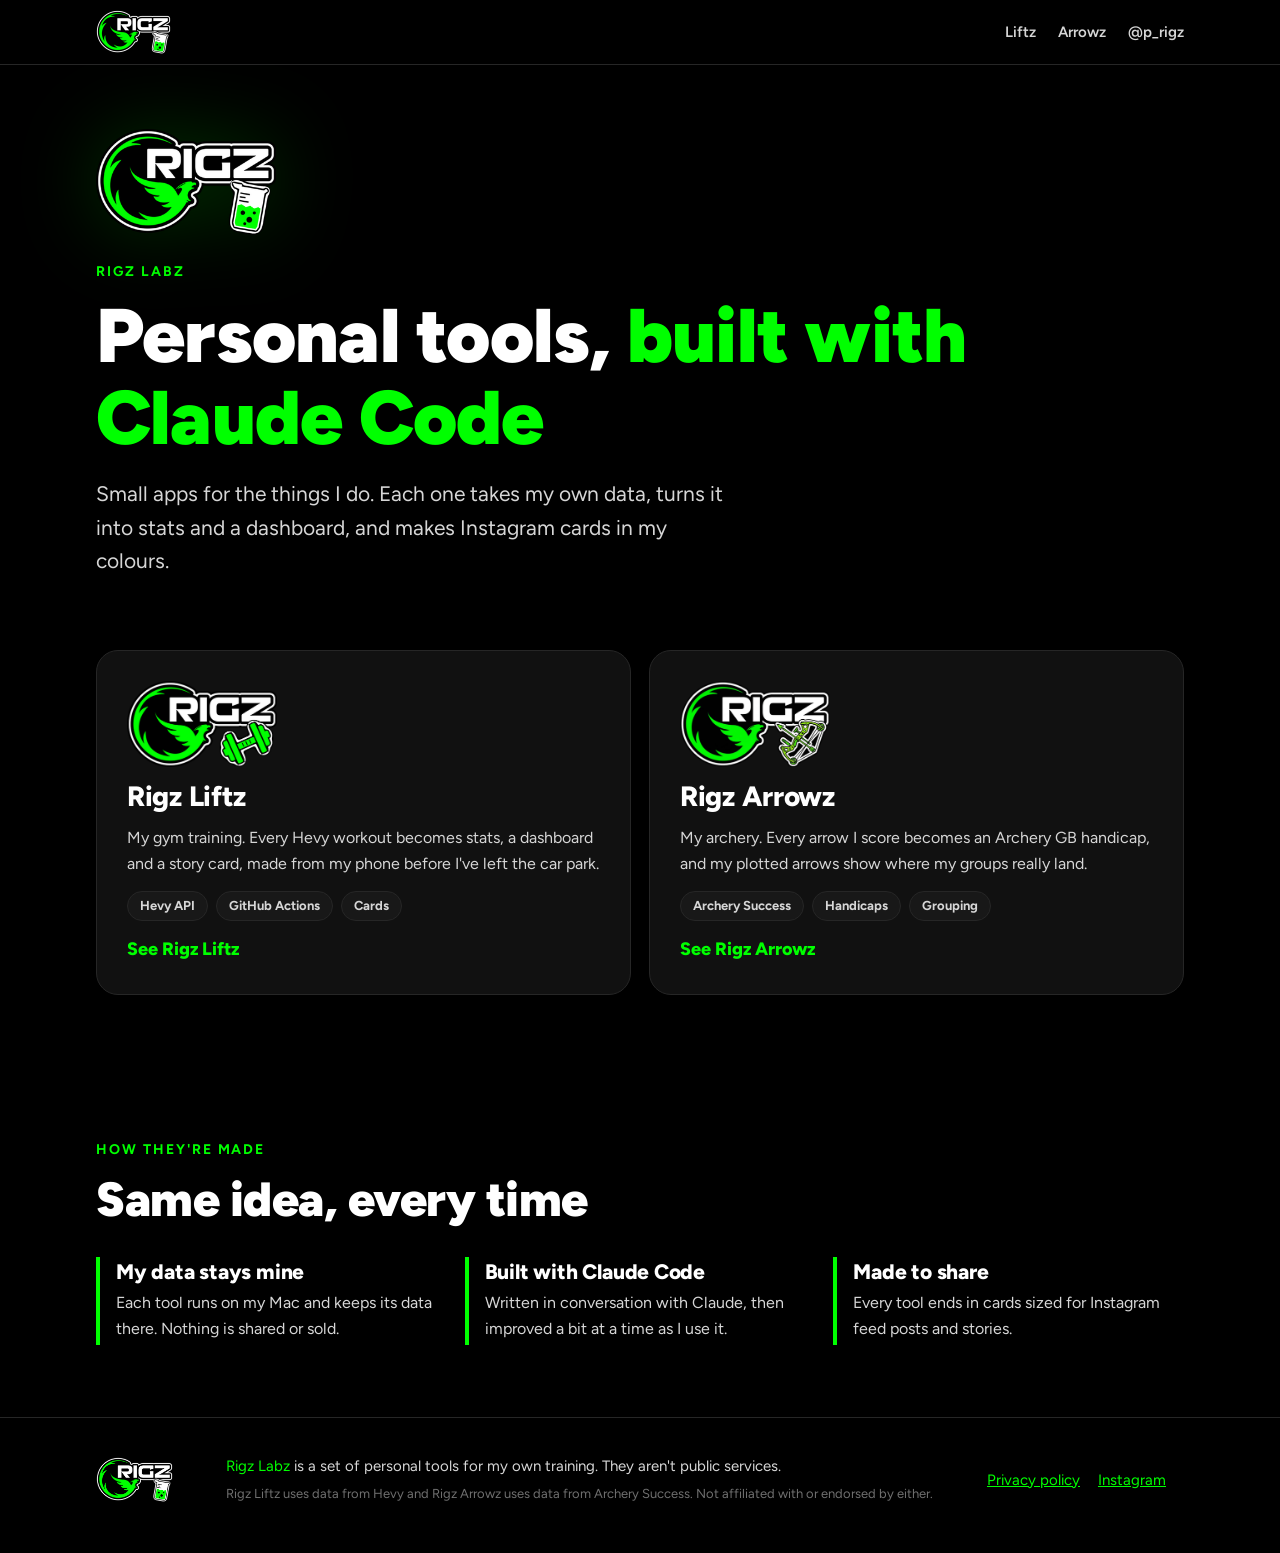
<file: index.html>
<!doctype html>
<html lang="en">
<head>
<meta charset="utf-8">
<meta name="viewport" content="width=device-width, initial-scale=1">
<title>Rigz Labz · Personal tools, built with Claude Code</title>
<meta name="description" content="Rigz Labz: small personal tools that turn my own data into stats, dashboards and Instagram cards. Rigz Liftz for the gym, Rigz Arrowz for archery.">
<meta property="og:title" content="Rigz Labz">
<meta property="og:description" content="Personal tools that turn my own data into stats, dashboards and Instagram cards.">
<meta property="og:image" content="https://rigz-labz.github.io/img/og-labz.png">
<meta property="og:url" content="https://rigz-labz.github.io/">
<meta property="og:site_name" content="Rigz Labz">
<meta name="twitter:card" content="summary_large_image">
<meta name="theme-color" content="#000000">
<link rel="icon" href="img/favicon.png">
<link rel="stylesheet" href="style.css">
</head>
<body>

<header class="top">
  <div class="wrap">
    <a href="./"><img src="img/logo-labz.png" alt="Rigz Labz" width="70" height="41"></a>
    <nav>
      <a href="liftz/">Liftz</a>
      <a href="arrowz/">Arrowz</a>
      <a href="https://www.instagram.com/p_rigz/">@p_rigz</a>
    </nav>
  </div>
</header>

<section class="hero labz">
  <div class="wrap">
    <img class="labz-logo" src="img/logo-labz.png" alt="" width="180" height="106">
    <p class="kicker">Rigz Labz</p>
    <h1>Personal tools, <span class="g">built with Claude Code</span></h1>
    <p class="lead">Small apps for the things I do. Each one takes my own data, turns it into stats and a dashboard, and makes Instagram cards in my colours.</p>
  </div>
</section>

<section class="tools-section">
  <div class="wrap">
    <div class="tools">
      <a class="tool big" href="liftz/">
        <img src="img/logo-liftz.png" alt="" width="180" height="104" loading="lazy">
        <h3>Rigz Liftz</h3>
        <p>My gym training. Every Hevy workout becomes stats, a dashboard and a story card, made from my phone before I've left the car park.</p>
        <p class="tags"><span>Hevy API</span><span>GitHub Actions</span><span>Cards</span></p>
        <span class="go">See Rigz Liftz</span>
      </a>
      <a class="tool big" href="arrowz/">
        <img src="img/logo-arrowz.png" alt="" width="180" height="104" loading="lazy">
        <h3>Rigz Arrowz</h3>
        <p>My archery. Every arrow I score becomes an Archery GB handicap, and my plotted arrows show where my groups really land.</p>
        <p class="tags"><span>Archery Success</span><span>Handicaps</span><span>Grouping</span></p>
        <span class="go">See Rigz Arrowz</span>
      </a>
    </div>
  </div>
</section>

<section>
  <div class="wrap">
    <p class="kicker">How they're made</p>
    <h2>Same idea, every time</h2>
    <div class="points">
      <div><h3>My data stays mine</h3><p>Each tool runs on my Mac and keeps its data there. Nothing is shared or sold.</p></div>
      <div><h3>Built with Claude Code</h3><p>Written in conversation with Claude, then improved a bit at a time as I use it.</p></div>
      <div><h3>Made to share</h3><p>Every tool ends in cards sized for Instagram feed posts and stories.</p></div>
    </div>
  </div>
</section>

<footer>
  <div class="wrap">
    <img class="liftz" src="img/logo-labz.png" alt="Rigz Labz" width="78" height="45">
    <div>
      <p style="margin:0"><span class="g">Rigz Labz</span> is a set of personal tools for my own training. They aren't public services.</p>
      <p class="small">Rigz Liftz uses data from Hevy and Rigz Arrowz uses data from Archery Success. Not affiliated with or endorsed by either.</p>
    </div>
    <nav><a href="privacy.html">Privacy policy</a><a href="https://www.instagram.com/p_rigz/">Instagram</a></nav>
  </div>
</footer>

</body>
</html>
</file>
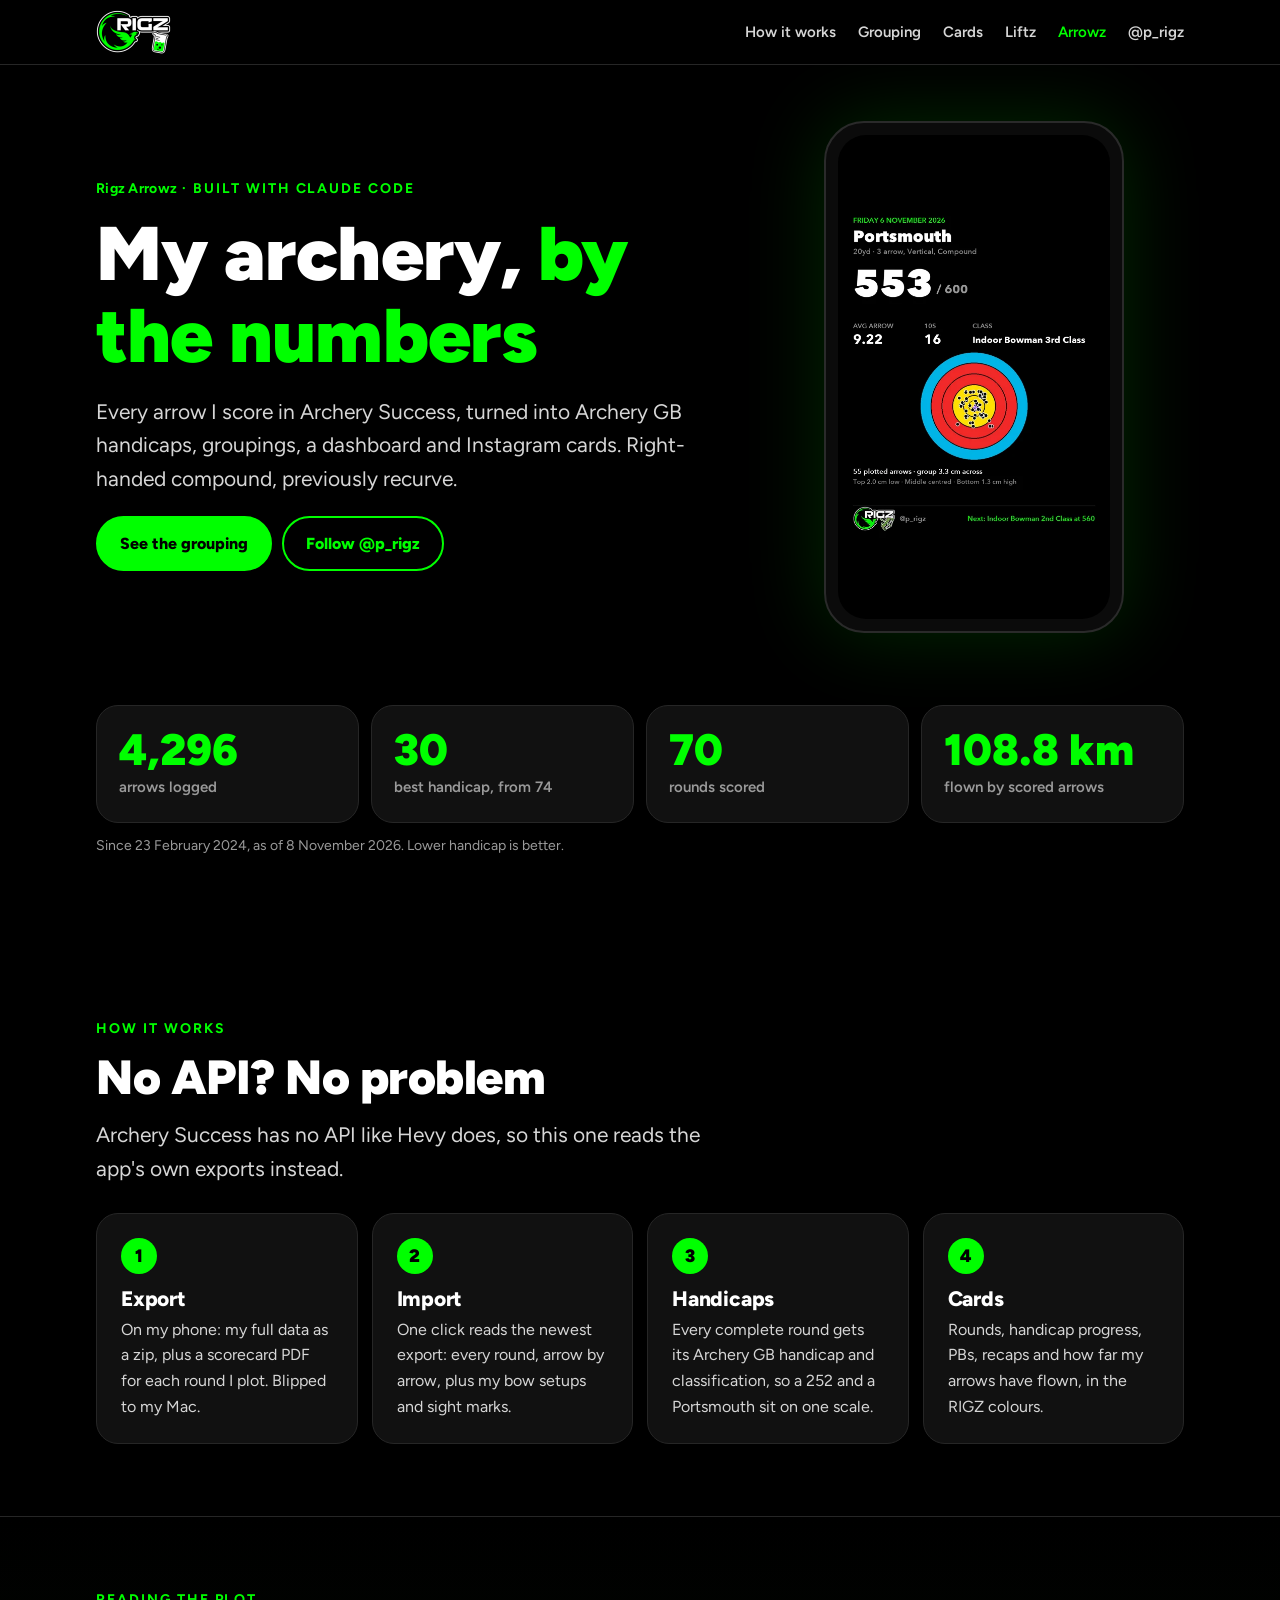
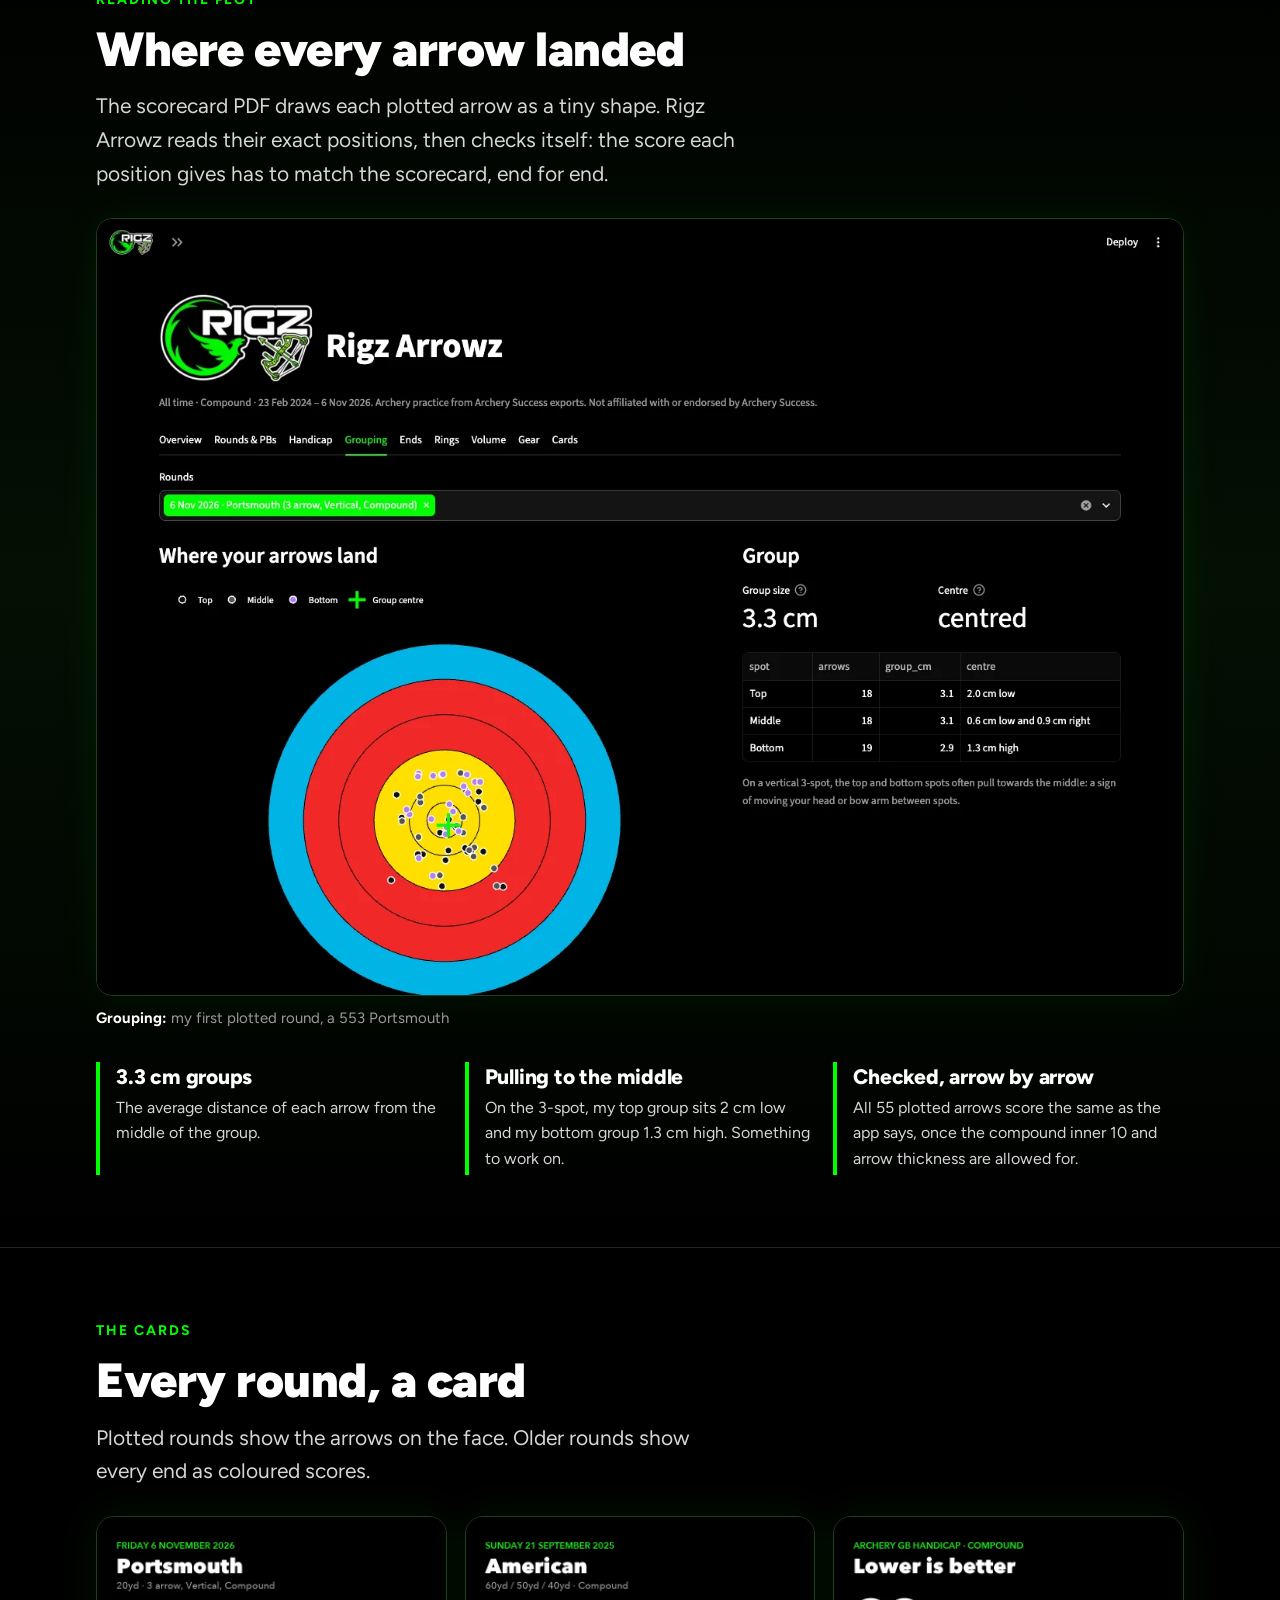
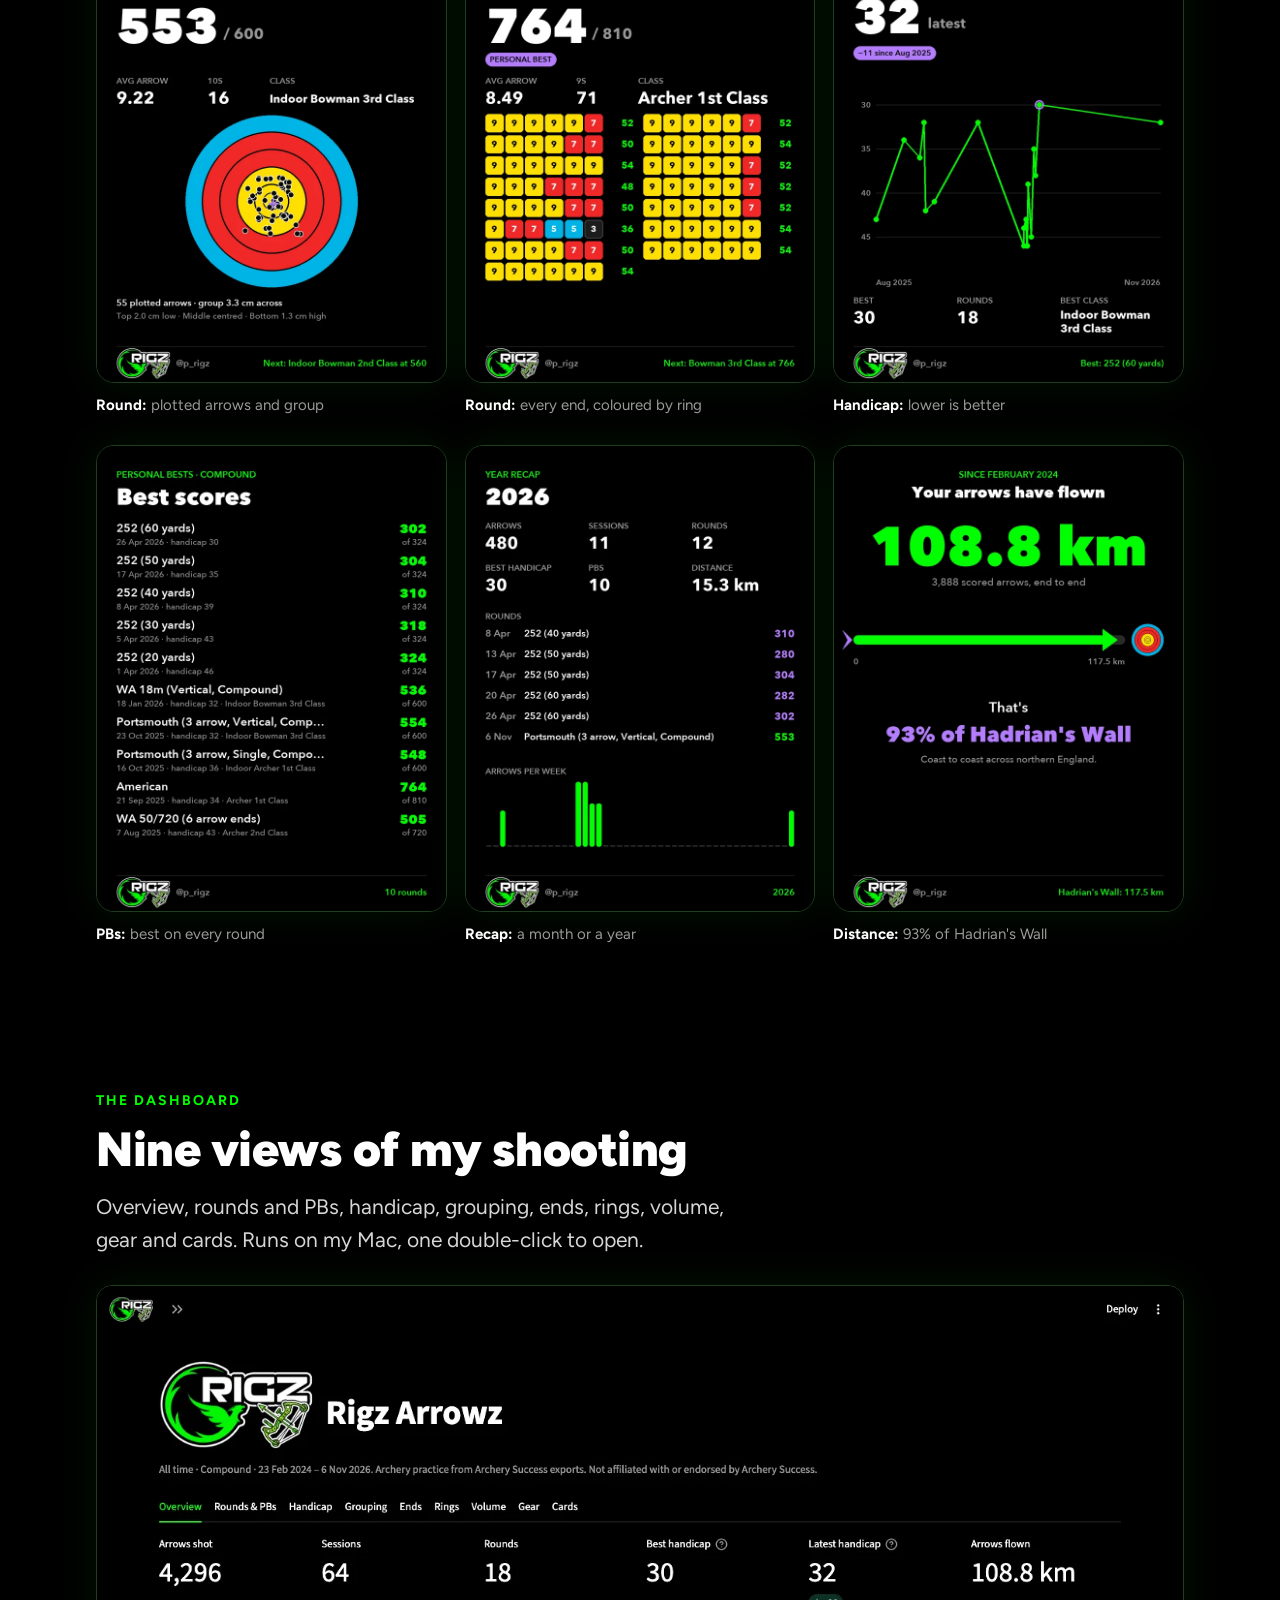
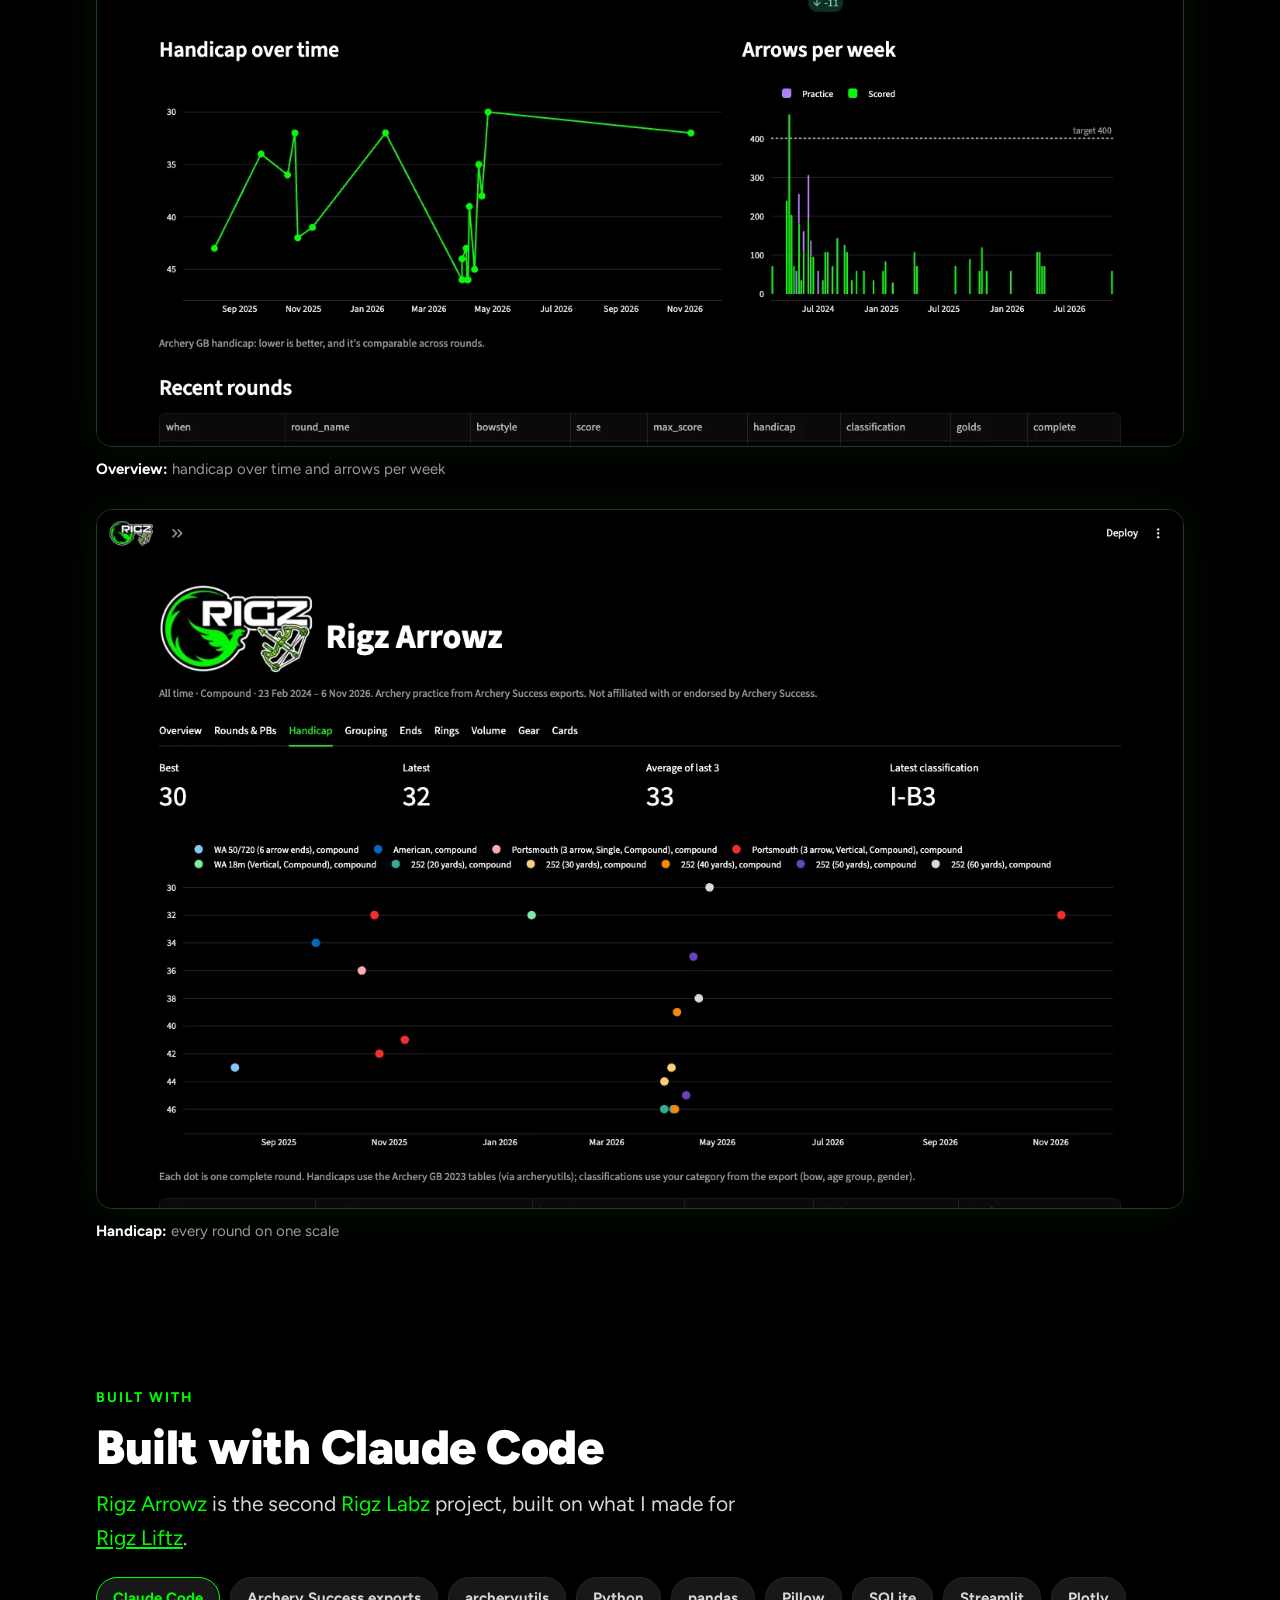
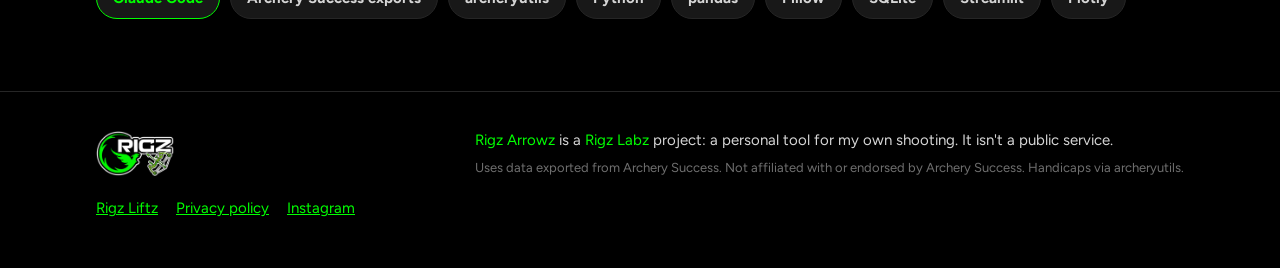
<file: arrowz/index.html>
<!doctype html>
<html lang="en">
<head>
<meta charset="utf-8">
<meta name="viewport" content="width=device-width, initial-scale=1">
<title>Rigz Arrowz · My archery, by the numbers</title>
<meta name="description" content="Rigz Arrowz, a Rigz Labz project: my archery practice from Archery Success, turned into handicaps, groupings, a dashboard and Instagram cards.">
<meta property="og:title" content="My archery, by the numbers">
<meta property="og:description" content="Every arrow I score, turned into handicaps, groupings and cards.">
<meta property="og:image" content="https://rigz-labz.github.io/img/og-arrowz.png">
<meta property="og:url" content="https://rigz-labz.github.io/arrowz/">
<meta property="og:site_name" content="Rigz Labz">
<meta name="twitter:card" content="summary_large_image">
<meta name="theme-color" content="#000000">
<link rel="icon" href="../img/favicon.png">
<link rel="stylesheet" href="../style.css">
</head>
<body>

<header class="top">
  <div class="wrap">
    <a href="../"><img src="../img/logo-labz.png" alt="Rigz Labz" width="70" height="41"></a>
    <nav>
      <a class="hide-sm" href="#how">How it works</a>
      <a class="hide-sm" href="#plot">Grouping</a>
      <a class="hide-sm" href="#cards">Cards</a>
      <a href="../liftz/">Liftz</a>
      <a href="../arrowz/" aria-current="page">Arrowz</a>
      <a href="https://www.instagram.com/p_rigz/">@p_rigz</a>
    </nav>
  </div>
</header>

<section class="hero">
  <div class="wrap grid">
    <div>
      <p class="kicker"><span class="name">Rigz Arrowz</span> · Built with Claude Code</p>
      <h1>My archery, <span class="g">by the numbers</span></h1>
      <p class="lead">Every arrow I score in Archery Success, turned into Archery GB handicaps, groupings, a dashboard and Instagram cards. Right-handed compound, previously recurve.</p>
      <a class="btn solid" href="#plot">See the grouping</a><a class="btn ghost" href="https://www.instagram.com/p_rigz/">Follow @p_rigz</a>
    </div>
    <div class="phone">
      <img src="../img/arrowz-story.webp" alt="Story card for a Portsmouth round: 553 out of 600, average arrow 9.22, 16 tens, Indoor Bowman 3rd Class, with 55 plotted arrows on a target face" width="540" height="960" fetchpriority="high">
    </div>
  </div>
</section>

<section style="padding-top: 0">
  <div class="wrap">
    <div class="stats">
      <div class="stat"><b>4,296</b><span>arrows logged</span></div>
      <div class="stat"><b>30</b><span>best handicap, from 74</span></div>
      <div class="stat"><b>70</b><span>rounds scored</span></div>
      <div class="stat"><b>108.8 km</b><span>flown by scored arrows</span></div>
    </div>
    <p class="note">Since 23 February 2024, as of 8 November 2026. Lower handicap is better.</p>
  </div>
</section>

<section id="how">
  <div class="wrap">
    <p class="kicker">How it works</p>
    <h2>No API? No problem</h2>
    <p class="lead">Archery Success has no API like Hevy does, so this one reads the app's own exports instead.</p>
    <div class="steps">
      <div class="step"><div class="n">1</div><h3>Export</h3><p>On my phone: my full data as a zip, plus a scorecard PDF for each round I plot. Blipped to my Mac.</p></div>
      <div class="step"><div class="n">2</div><h3>Import</h3><p>One click reads the newest export: every round, arrow by arrow, plus my bow setups and sight marks.</p></div>
      <div class="step"><div class="n">3</div><h3>Handicaps</h3><p>Every complete round gets its Archery GB handicap and classification, so a 252 and a Portsmouth sit on one scale.</p></div>
      <div class="step"><div class="n">4</div><h3>Cards</h3><p>Rounds, handicap progress, PBs, recaps and how far my arrows have flown, in the RIGZ colours.</p></div>
    </div>
  </div>
</section>

<section id="plot" class="feature">
  <div class="wrap">
    <p class="kicker">Reading the plot</p>
    <h2>Where every arrow landed</h2>
    <p class="lead">The scorecard PDF draws each plotted arrow as a tiny shape. Rigz Arrowz reads their exact positions, then checks itself: the score each position gives has to match the scorecard, end for end.</p>
    <div class="shots">
      <figure><img src="../img/arrowz-dash-grouping.webp" alt="Grouping tab: 55 plotted arrows on a target face, group size 3.3 cm, with each spot of the 3-spot listed separately" width="1400" height="1000" loading="lazy"><figcaption><b>Grouping:</b> my first plotted round, a 553 Portsmouth</figcaption></figure>
    </div>
    <div class="points">
      <div><h3>3.3 cm groups</h3><p>The average distance of each arrow from the middle of the group.</p></div>
      <div><h3>Pulling to the middle</h3><p>On the 3-spot, my top group sits 2 cm low and my bottom group 1.3 cm high. Something to work on.</p></div>
      <div><h3>Checked, arrow by arrow</h3><p>All 55 plotted arrows score the same as the app says, once the compound inner 10 and arrow thickness are allowed for.</p></div>
    </div>
  </div>
</section>

<section id="cards">
  <div class="wrap">
    <p class="kicker">The cards</p>
    <h2>Every round, a card</h2>
    <p class="lead">Plotted rounds show the arrows on the face. Older rounds show every end as coloured scores.</p>
    <div class="gallery">
      <figure><img src="../img/arrowz-round.webp" alt="Round card: Portsmouth, 553 out of 600, average arrow 9.22, Indoor Bowman 3rd Class, with plotted arrows on one big spot and the next class to aim for" width="720" height="960" loading="lazy"><figcaption><b>Round:</b> plotted arrows and group</figcaption></figure>
      <figure><img src="../img/arrowz-ends.webp" alt="Round card: American, 764 out of 810, personal best, every end shown as coloured score chips" width="720" height="960" loading="lazy"><figcaption><b>Round:</b> every end, coloured by ring</figcaption></figure>
      <figure><img src="../img/arrowz-handicap.webp" alt="Handicap card: latest 32, best 30, down 4 since October 2025, with a chart" width="720" height="960" loading="lazy"><figcaption><b>Handicap:</b> lower is better</figcaption></figure>
    </div>
    <div class="gallery">
      <figure><img src="../img/arrowz-pbs.webp" alt="Personal bests card listing the best compound score on each round" width="720" height="960" loading="lazy"><figcaption><b>PBs:</b> best on every round</figcaption></figure>
      <figure><img src="../img/arrowz-recap.webp" alt="Year recap card for 2026: arrows, sessions, rounds, best handicap, PBs and arrows per week" width="720" height="960" loading="lazy"><figcaption><b>Recap:</b> a month or a year</figcaption></figure>
      <figure><img src="../img/arrowz-distance.webp" alt="Distance card: my arrows have flown 108.8 km, 93% of Hadrian's Wall" width="720" height="960" loading="lazy"><figcaption><b>Distance:</b> 93% of Hadrian's Wall</figcaption></figure>
    </div>
  </div>
</section>

<section id="dashboard">
  <div class="wrap">
    <p class="kicker">The dashboard</p>
    <h2>Nine views of my shooting</h2>
    <p class="lead">Overview, rounds and PBs, handicap, grouping, ends, rings, volume, gear and cards. Runs on my Mac, one double-click to open.</p>
    <div class="shots">
      <figure><img src="../img/arrowz-dash-overview.webp" alt="Dashboard overview: 4,296 arrows, best handicap 30, latest 32, handicap over time and arrows per week against a 400 target" width="1400" height="980" loading="lazy"><figcaption><b>Overview:</b> handicap over time and arrows per week</figcaption></figure>
      <figure><img src="../img/arrowz-dash-handicap.webp" alt="Handicap tab: every complete compound round's handicap, coloured by round" width="1400" height="900" loading="lazy"><figcaption><b>Handicap:</b> every round on one scale</figcaption></figure>
    </div>
  </div>
</section>

<section id="built">
  <div class="wrap">
    <p class="kicker">Built with</p>
    <h2>Built with Claude Code</h2>
    <p class="lead"><span class="g">Rigz Arrowz</span> is the second <span class="g">Rigz Labz</span> project, built on what I made for <a href="../liftz/">Rigz Liftz</a>.</p>
    <div class="chips">
      <span class="hl">Claude Code</span><span>Archery Success exports</span><span>archeryutils</span><span>Python</span><span>pandas</span>
      <span>Pillow</span><span>SQLite</span><span>Streamlit</span><span>Plotly</span>
    </div>
  </div>
</section>

<footer>
  <div class="wrap">
    <img class="liftz" src="../img/logo-arrowz.png" alt="Rigz Arrowz" width="78" height="45">
    <div>
      <p style="margin:0"><span class="g">Rigz Arrowz</span> is a <span class="g">Rigz Labz</span> project: a personal tool for my own shooting. It isn't a public service.</p>
      <p class="small">Uses data exported from Archery Success. Not affiliated with or endorsed by Archery Success. Handicaps via archeryutils.</p>
    </div>
    <nav><a href="../liftz/">Rigz Liftz</a><a href="../privacy.html">Privacy policy</a><a href="https://www.instagram.com/p_rigz/">Instagram</a></nav>
  </div>
</footer>

</body>
</html>
</file>
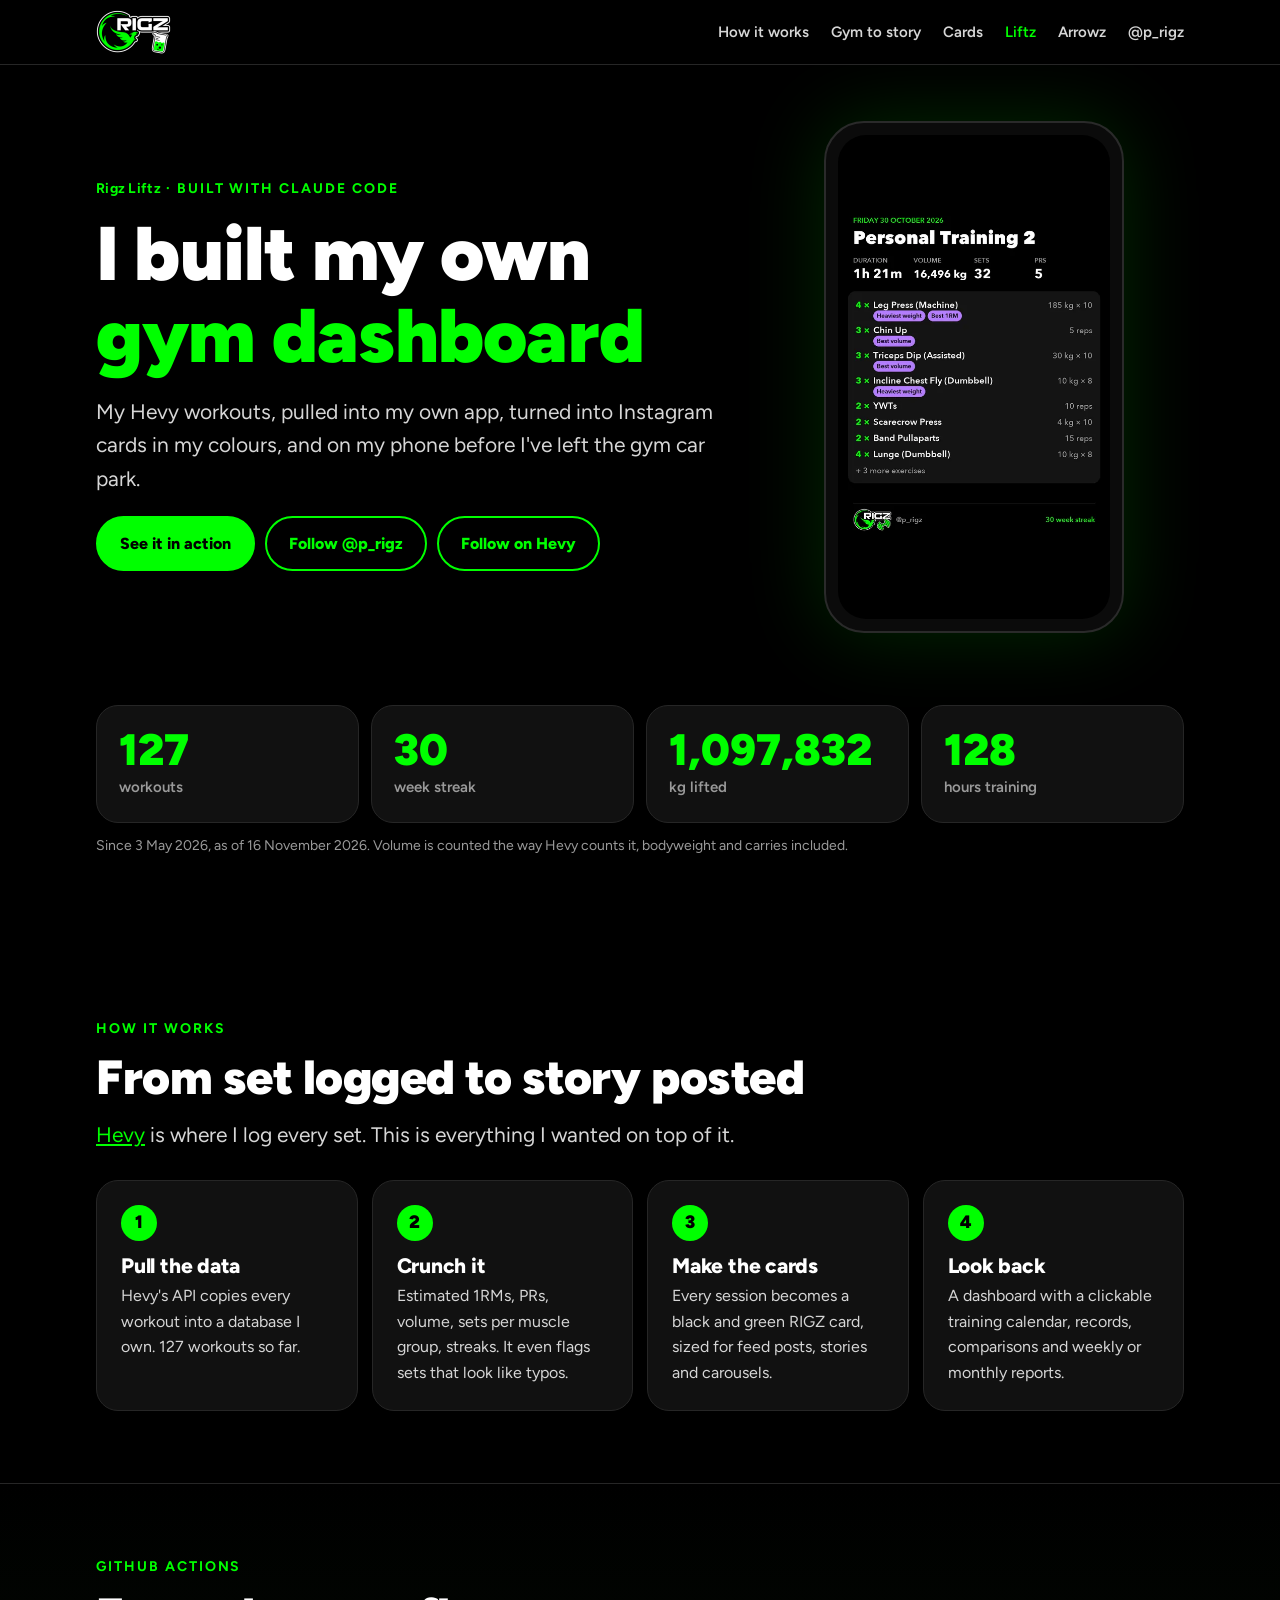
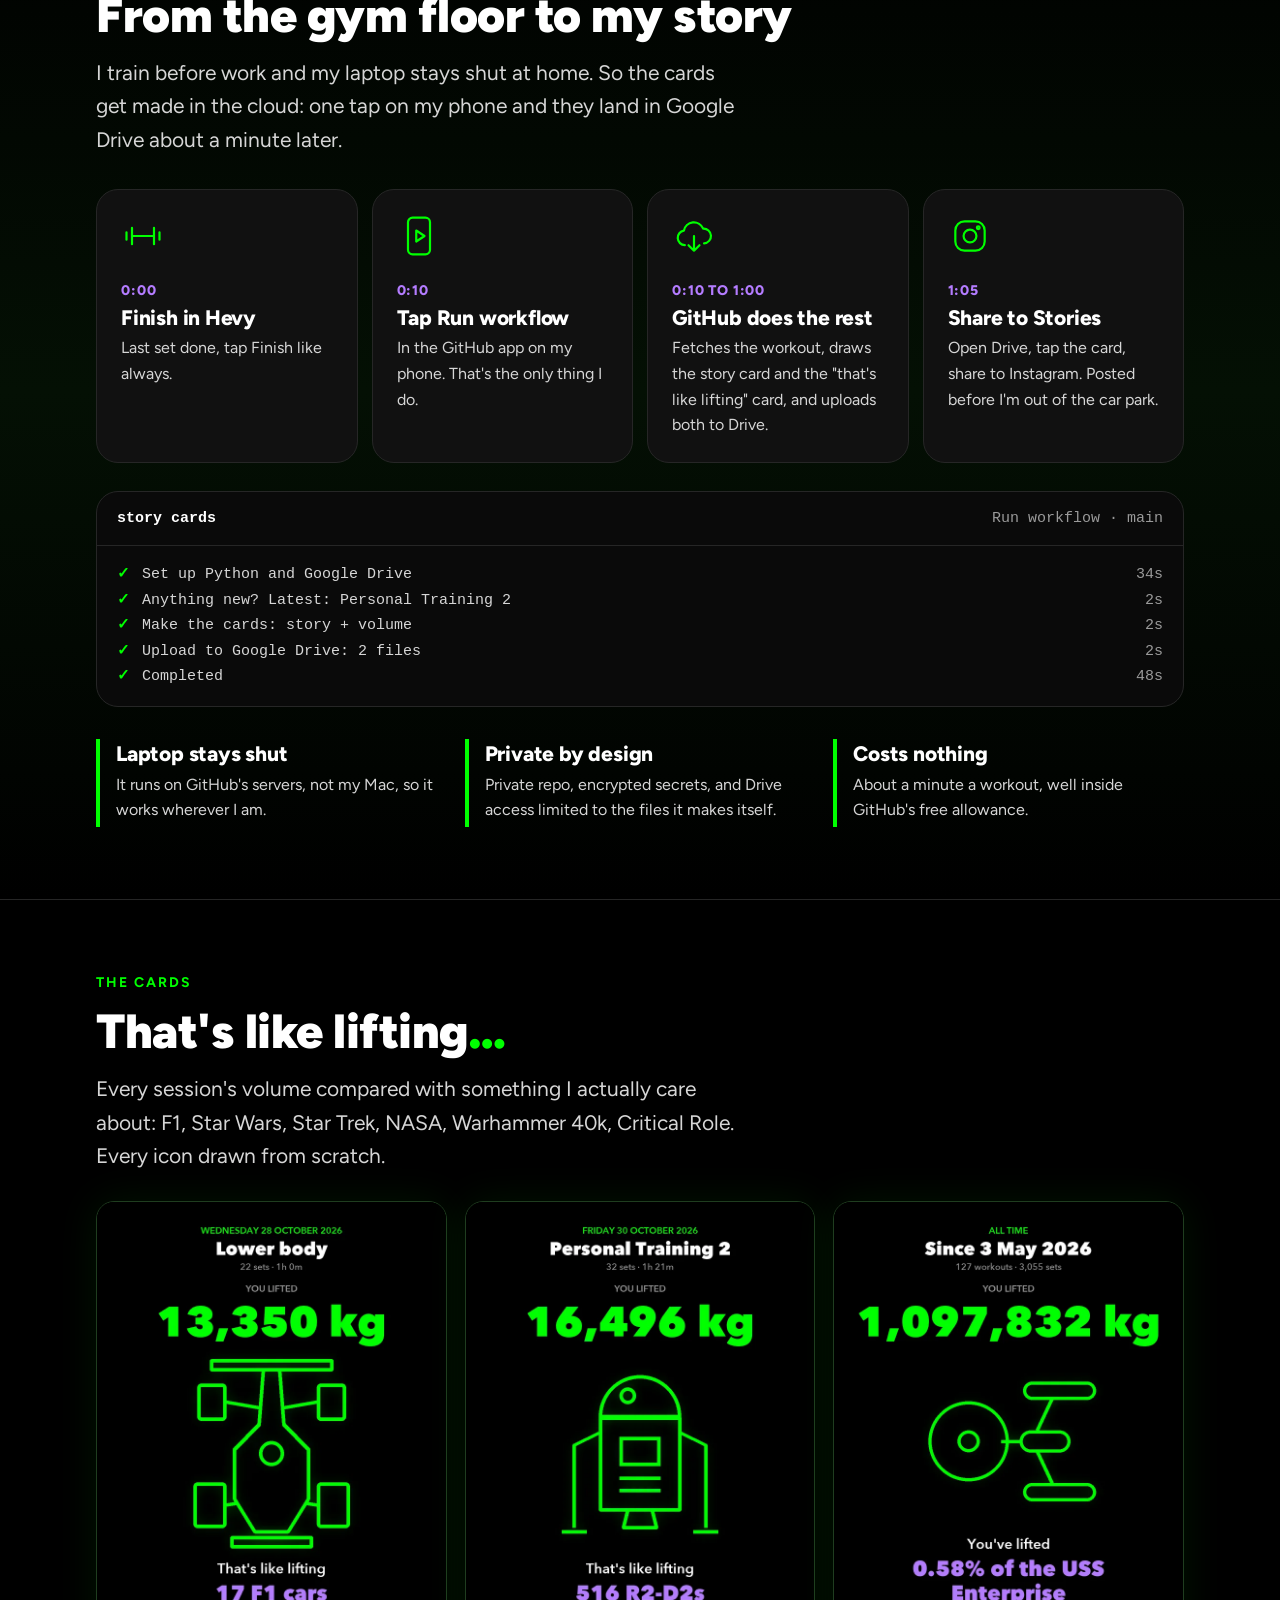
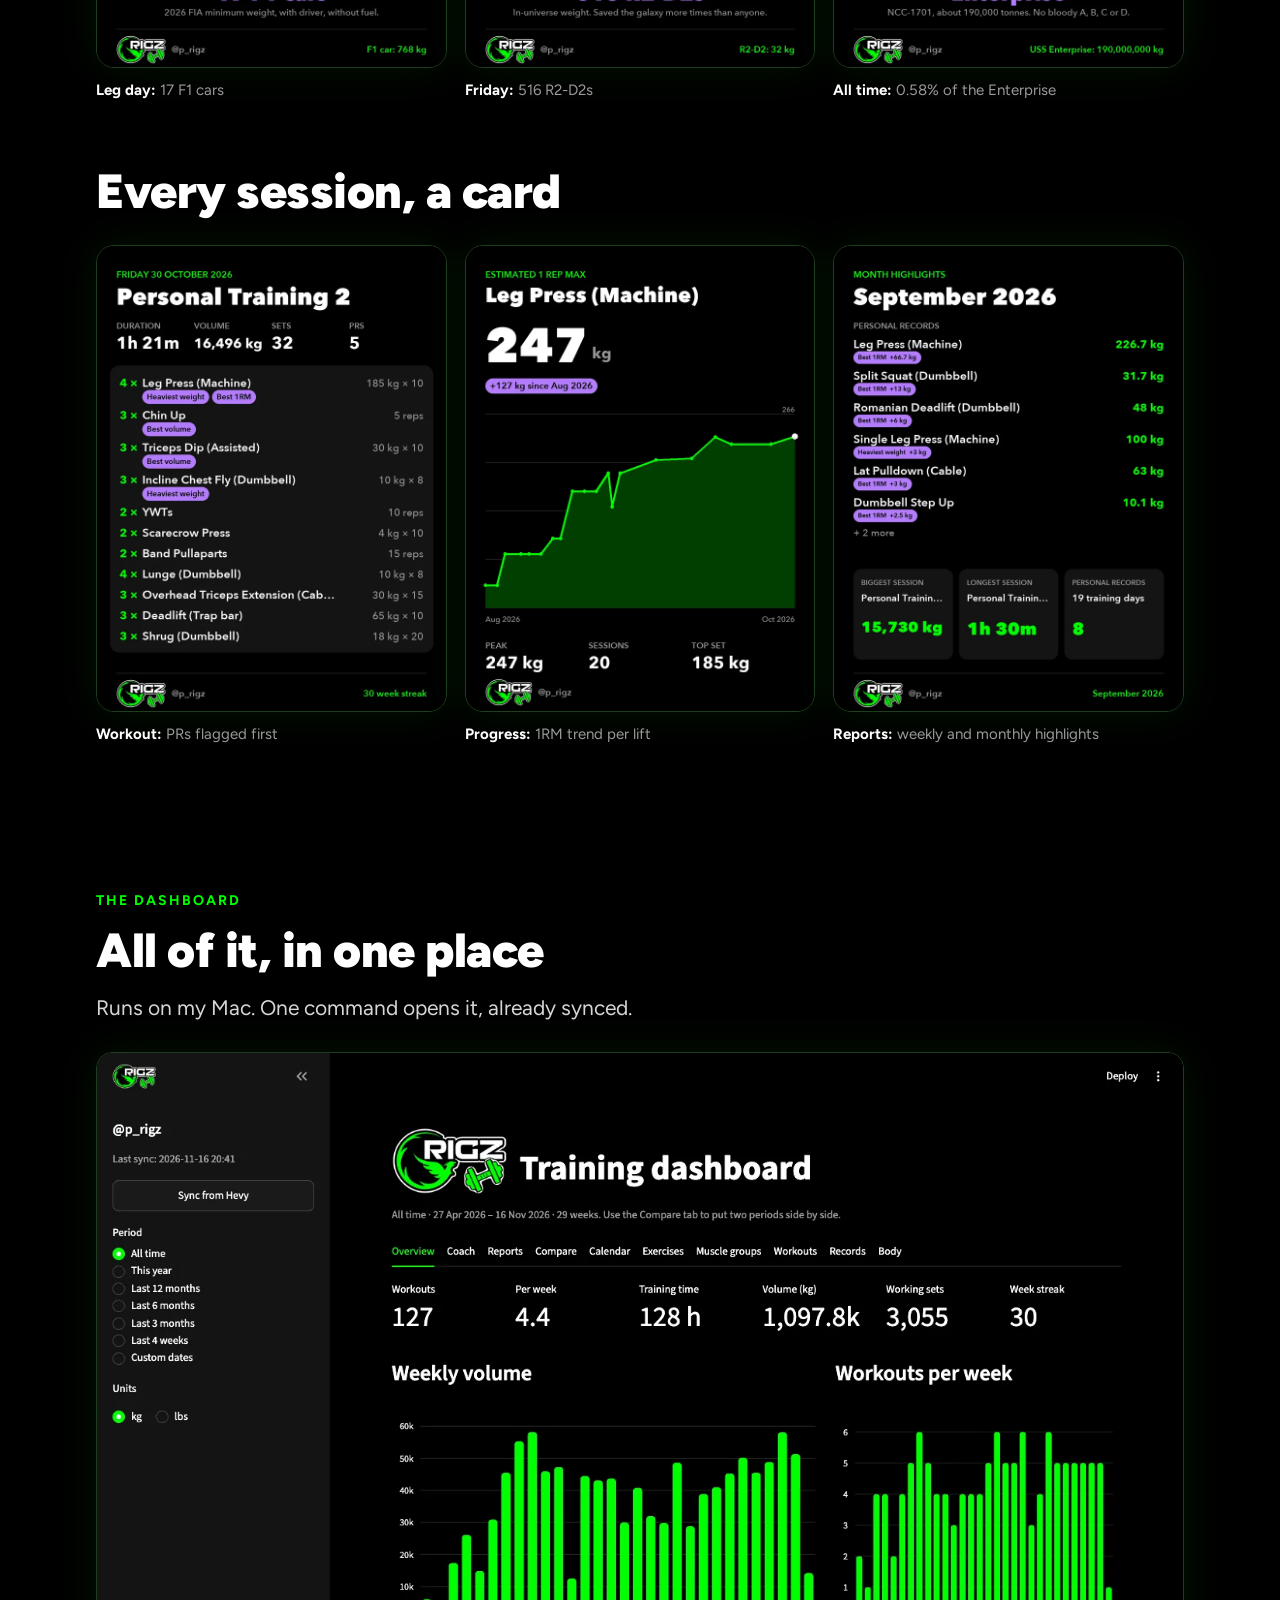
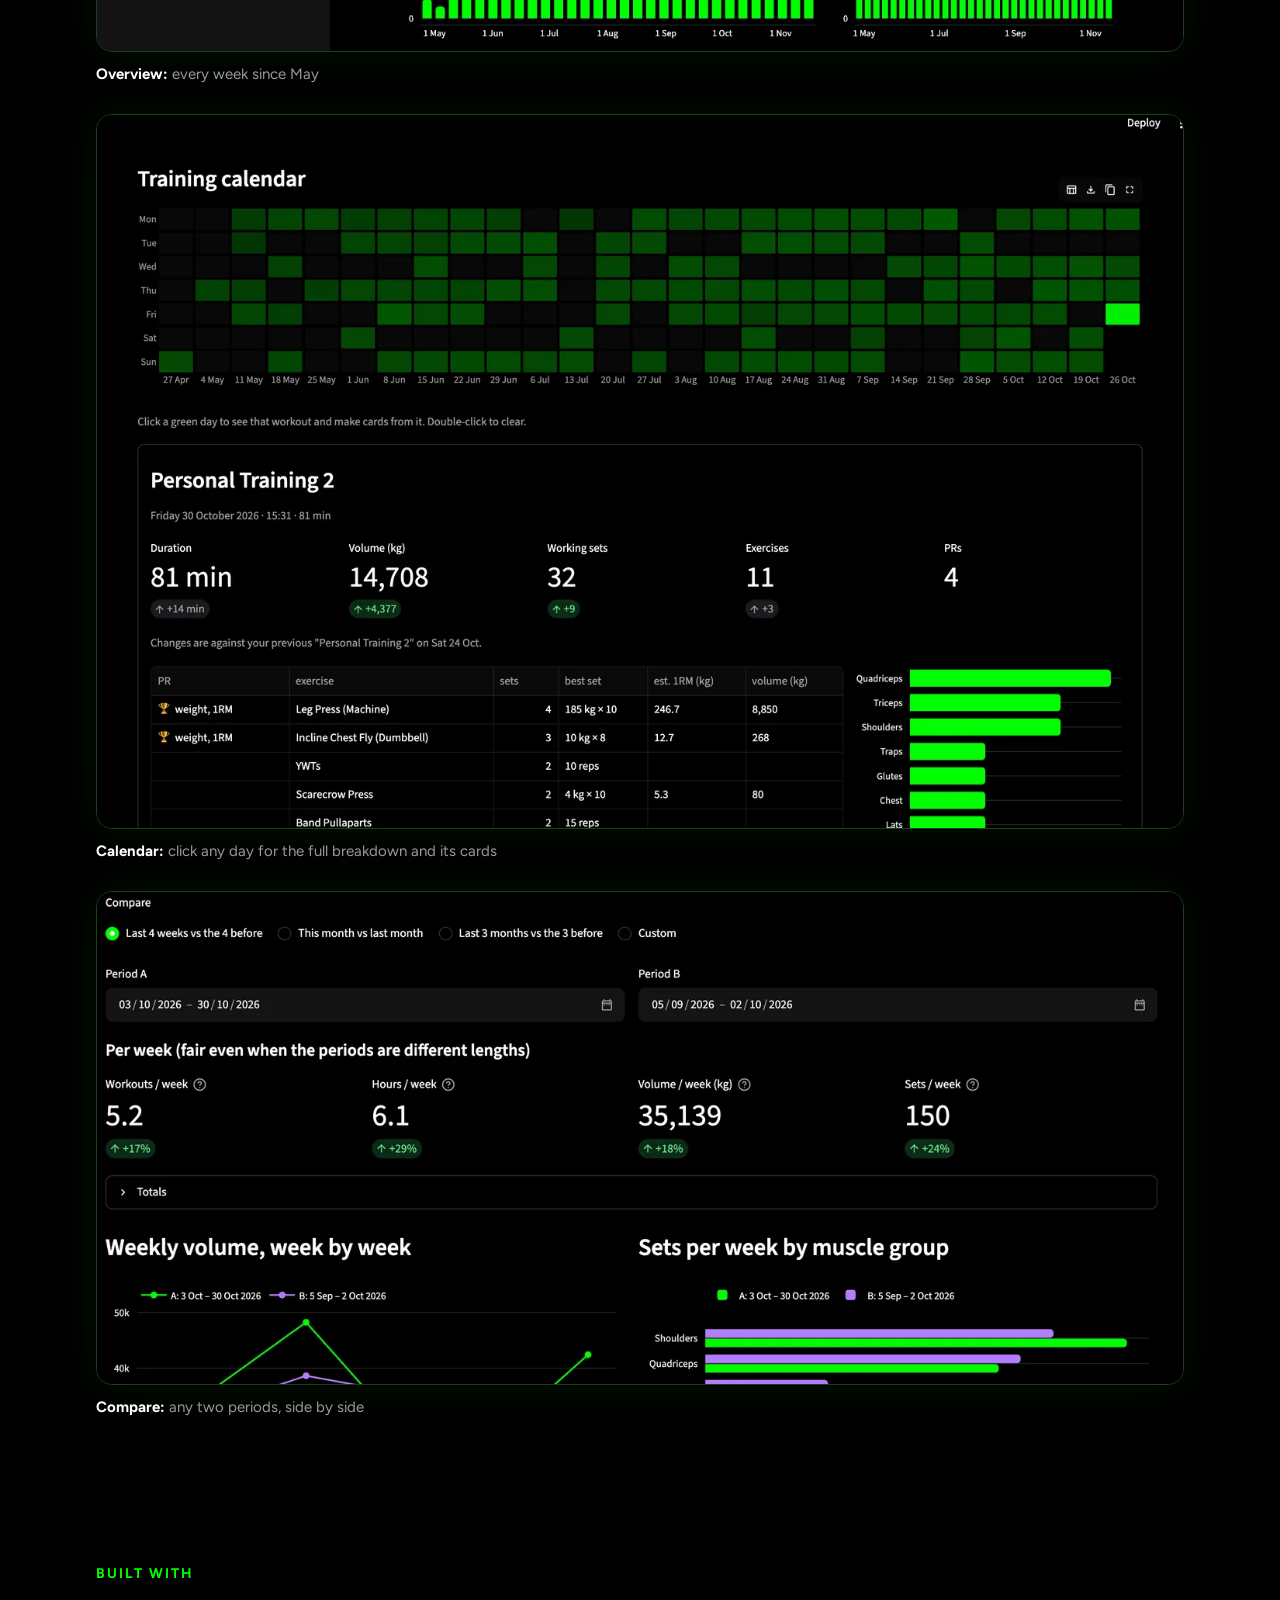
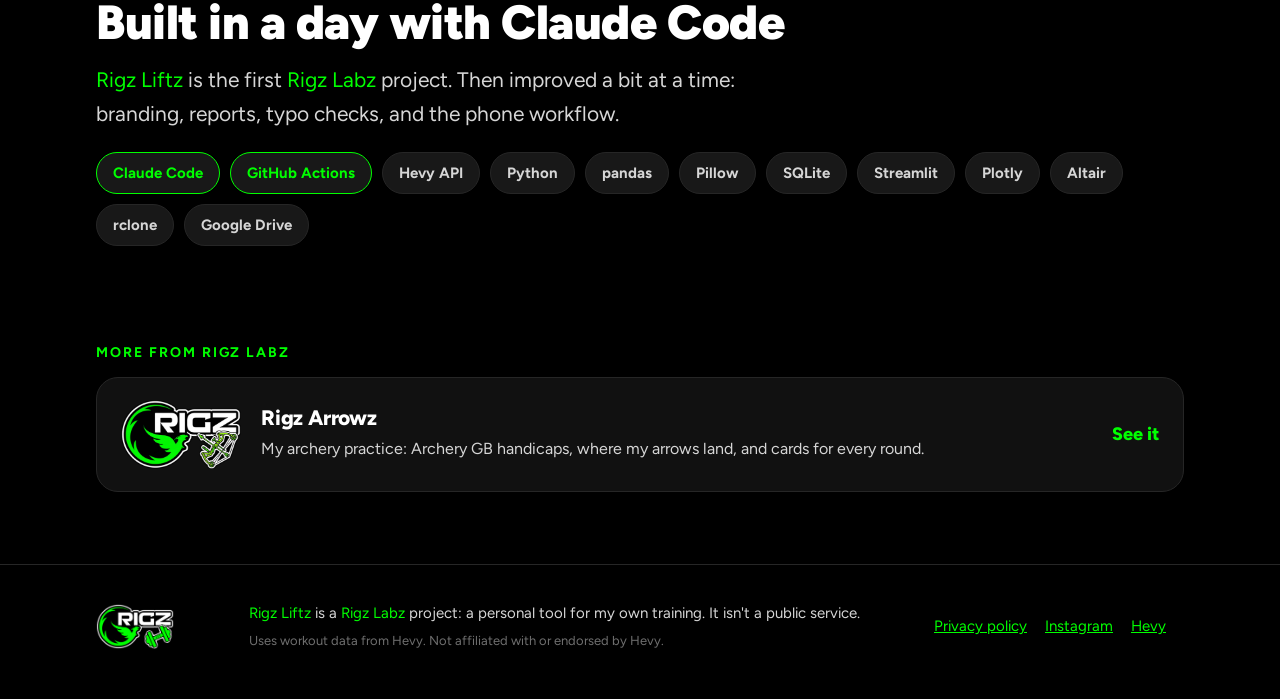
<file: liftz/index.html>
<!doctype html>
<html lang="en">
<head>
<meta charset="utf-8">
<meta name="viewport" content="width=device-width, initial-scale=1">
<title>Rigz Liftz · I built my own gym dashboard</title>
<meta name="description" content="Rigz Liftz, a Rigz Labz project: a personal gym dashboard that turns my Hevy workouts into stats, a dashboard and Instagram cards, straight from my phone.">
<meta property="og:title" content="I built my own gym dashboard">
<meta property="og:description" content="My Hevy workouts, made into Instagram cards straight from my phone.">
<meta property="og:image" content="https://rigz-labz.github.io/img/og.png">
<meta property="og:url" content="https://rigz-labz.github.io/liftz/">
<meta property="og:site_name" content="Rigz Labz">
<meta name="twitter:card" content="summary_large_image">
<meta name="theme-color" content="#000000">
<link rel="icon" href="../img/favicon.png">
<link rel="stylesheet" href="../style.css">
</head>
<body>

<header class="top">
  <div class="wrap">
    <a href="../"><img src="../img/logo-labz.png" alt="Rigz Labz" width="70" height="41"></a>
    <nav>
      <a class="hide-sm" href="#how">How it works</a>
      <a class="hide-sm" href="#gym">Gym to story</a>
      <a class="hide-sm" href="#cards">Cards</a>
      <a href="./" aria-current="page">Liftz</a>
      <a href="../arrowz/">Arrowz</a>
      <a href="https://www.instagram.com/p_rigz/">@p_rigz</a>
    </nav>
  </div>
</header>

<section class="hero">
  <div class="wrap grid">
    <div>
      <p class="kicker"><span class="name">Rigz Liftz</span> · Built with Claude Code</p>
      <h1>I built my own <span class="g">gym dashboard</span></h1>
      <p class="lead">My Hevy workouts, pulled into my own app, turned into Instagram cards in my colours, and on my phone before I've left the gym car park.</p>
      <a class="btn solid" href="#gym">See it in action</a><a class="btn ghost" href="https://www.instagram.com/p_rigz/">Follow @p_rigz</a><a class="btn ghost" href="https://hevy.com/user/prigz">Follow on Hevy</a>
    </div>
    <div class="phone">
      <img src="../img/story.webp" alt="Story card for Personal Training 2: 1 hour 21 minutes, 16,496 kg, 32 sets, 5 PRs, with every exercise and best set listed" width="540" height="960" fetchpriority="high">
    </div>
  </div>
</section>

<section style="padding-top: 0">
  <div class="wrap">
    <div class="stats">
      <div class="stat"><b>127</b><span>workouts</span></div>
      <div class="stat"><b>30</b><span>week streak</span></div>
      <div class="stat"><b>1,097,832</b><span>kg lifted</span></div>
      <div class="stat"><b>128</b><span>hours training</span></div>
    </div>
    <p class="note">Since 3 May 2026, as of 16 November 2026. Volume is counted the way Hevy counts it, bodyweight and carries included.</p>
  </div>
</section>

<section id="how">
  <div class="wrap">
    <p class="kicker">How it works</p>
    <h2>From set logged to story posted</h2>
    <p class="lead"><a href="https://hevy.com/user/prigz">Hevy</a> is where I log every set. This is everything I wanted on top of it.</p>
    <div class="steps">
      <div class="step"><div class="n">1</div><h3>Pull the data</h3><p>Hevy's API copies every workout into a database I own. 127 workouts so far.</p></div>
      <div class="step"><div class="n">2</div><h3>Crunch it</h3><p>Estimated 1RMs, PRs, volume, sets per muscle group, streaks. It even flags sets that look like typos.</p></div>
      <div class="step"><div class="n">3</div><h3>Make the cards</h3><p>Every session becomes a black and green RIGZ card, sized for feed posts, stories and carousels.</p></div>
      <div class="step"><div class="n">4</div><h3>Look back</h3><p>A dashboard with a clickable training calendar, records, comparisons and weekly or monthly reports.</p></div>
    </div>
  </div>
</section>

<section id="gym" class="feature">
  <div class="wrap">
    <p class="kicker">GitHub Actions</p>
    <h2>From the gym floor to my story</h2>
    <p class="lead">I train before work and my laptop stays shut at home. So the cards get made in the cloud: one tap on my phone and they land in Google Drive about a minute later.</p>

    <div class="flow">
      <div class="card">
        <svg viewBox="0 0 48 48" aria-hidden="true"><path d="M6 20v8M12 15v18M12 24h24M36 15v18M42 20v8"/></svg>
        <div class="when">0:00</div>
        <h3>Finish in Hevy</h3>
        <p>Last set done, tap Finish like always.</p>
      </div>
      <div class="card">
        <svg viewBox="0 0 48 48" aria-hidden="true"><rect x="12" y="4" width="24" height="40" rx="5"/><path d="M21 18l9 6-9 6z"/></svg>
        <div class="when">0:10</div>
        <h3>Tap Run workflow</h3>
        <p>In the GitHub app on my phone. That's the only thing I do.</p>
      </div>
      <div class="card">
        <svg viewBox="0 0 48 48" aria-hidden="true"><path d="M14 34a8 8 0 0 1-1-15.9A11 11 0 0 1 34 16a8 8 0 0 1 1 16"/><path d="M24 24v16M18 34l6 6 6-6"/></svg>
        <div class="when">0:10 to 1:00</div>
        <h3>GitHub does the rest</h3>
        <p>Fetches the workout, draws the story card and the "that's like lifting" card, and uploads both to Drive.</p>
      </div>
      <div class="card">
        <svg viewBox="0 0 48 48" aria-hidden="true"><rect x="8" y="8" width="32" height="32" rx="10"/><circle cx="24" cy="24" r="7"/><circle cx="33" cy="15" r="1.5"/></svg>
        <div class="when">1:05</div>
        <h3>Share to Stories</h3>
        <p>Open Drive, tap the card, share to Instagram. Posted before I'm out of the car park.</p>
      </div>
    </div>

    <div class="run" role="img" aria-label="A real workflow run: set up, check for a new workout, make the cards, upload to Google Drive, completed in 48 seconds">
      <div class="bar"><b>story cards</b><span>Run workflow · main</span></div>
      <ol>
        <li>Set up Python and Google Drive <span>34s</span></li>
        <li>Anything new? Latest: Personal Training 2 <span>2s</span></li>
        <li>Make the cards: story + volume <span>2s</span></li>
        <li>Upload to Google Drive: 2 files <span>2s</span></li>
        <li>Completed <span>48s</span></li>
      </ol>
    </div>

    <div class="points">
      <div><h3>Laptop stays shut</h3><p>It runs on GitHub's servers, not my Mac, so it works wherever I am.</p></div>
      <div><h3>Private by design</h3><p>Private repo, encrypted secrets, and Drive access limited to the files it makes itself.</p></div>
      <div><h3>Costs nothing</h3><p>About a minute a workout, well inside GitHub's free allowance.</p></div>
    </div>
  </div>
</section>

<section id="cards">
  <div class="wrap">
    <p class="kicker">The cards</p>
    <h2>That's like lifting<span class="g">…</span></h2>
    <p class="lead">Every session's volume compared with something I actually care about: F1, Star Wars, Star Trek, NASA, Warhammer 40k, Critical Role. Every icon drawn from scratch.</p>
    <div class="gallery">
      <figure><img src="../img/vol-f1.webp" alt="Volume card: 13,350 kg is like lifting 17 F1 cars" width="720" height="960" loading="lazy"><figcaption><b>Leg day:</b> 17 F1 cars</figcaption></figure>
      <figure><img src="../img/vol-r2d2.webp" alt="Volume card: 16,496 kg is like lifting 516 R2-D2s" width="720" height="960" loading="lazy"><figcaption><b>Friday:</b> 516 R2-D2s</figcaption></figure>
      <figure><img src="../img/vol-enterprise.webp" alt="Volume card: 1,097,832 kg all time is 0.58% of the USS Enterprise" width="720" height="960" loading="lazy"><figcaption><b>All time:</b> 0.58% of the Enterprise</figcaption></figure>
    </div>

    <h2 class="subhead">Every session, a card</h2>
    <div class="gallery">
      <figure><img src="../img/workout.webp" alt="Workout card listing each exercise with PRs flagged first" width="720" height="960" loading="lazy"><figcaption><b>Workout:</b> PRs flagged first</figcaption></figure>
      <figure><img src="../img/progress.webp" alt="Progress card: Leg Press estimated 1RM trend" width="720" height="960" loading="lazy"><figcaption><b>Progress:</b> 1RM trend per lift</figcaption></figure>
      <figure><img src="../img/highlights.webp" alt="Monthly highlights card for September 2026 listing personal records" width="720" height="960" loading="lazy"><figcaption><b>Reports:</b> weekly and monthly highlights</figcaption></figure>
    </div>
  </div>
</section>

<section id="dashboard">
  <div class="wrap">
    <p class="kicker">The dashboard</p>
    <h2>All of it, in one place</h2>
    <p class="lead">Runs on my Mac. One command opens it, already synced.</p>
    <div class="shots">
      <figure><img src="../img/dash-overview.webp" alt="Dashboard overview: 127 workouts, 4.4 per week, 128 hours, 1,097.8k kg, 30 week streak, weekly volume and workouts per week charts" width="1400" height="771" loading="lazy"><figcaption><b>Overview:</b> every week since May</figcaption></figure>
      <figure><img src="../img/dash-calendar.webp" alt="Training calendar with a day selected, showing that session's stats and exercises" width="1400" height="919" loading="lazy"><figcaption><b>Calendar:</b> click any day for the full breakdown and its cards</figcaption></figure>
      <figure><img src="../img/dash-compare.webp" alt="Compare tab: last 4 weeks against the 4 before, per-week rates and charts" width="1400" height="634" loading="lazy"><figcaption><b>Compare:</b> any two periods, side by side</figcaption></figure>
    </div>
  </div>
</section>

<section id="built">
  <div class="wrap">
    <p class="kicker">Built with</p>
    <h2>Built in a day with Claude Code</h2>
    <p class="lead"><span class="g">Rigz Liftz</span> is the first <span class="g">Rigz Labz</span> project. Then improved a bit at a time: branding, reports, typo checks, and the phone workflow.</p>
    <div class="chips">
      <span class="hl">Claude Code</span><span class="hl">GitHub Actions</span><span>Hevy API</span><span>Python</span><span>pandas</span>
      <span>Pillow</span><span>SQLite</span><span>Streamlit</span><span>Plotly</span><span>Altair</span><span>rclone</span><span>Google Drive</span>
    </div>
  </div>
</section>

<section id="more" class="more">
  <div class="wrap">
    <p class="kicker">More from Rigz Labz</p>
    <a class="tool" href="../arrowz/">
      <img src="../img/logo-arrowz.png" alt="" width="120" height="69" loading="lazy">
      <div>
        <h3>Rigz Arrowz</h3>
        <p>My archery practice: Archery GB handicaps, where my arrows land, and cards for every round.</p>
      </div>
      <span class="go">See it</span>
    </a>
  </div>
</section>

<footer>
  <div class="wrap">
    <img class="liftz" src="../img/logo-liftz.png" alt="Rigz Liftz" width="78" height="45">
    <div>
      <p style="margin:0"><span class="g">Rigz Liftz</span> is a <span class="g">Rigz Labz</span> project: a personal tool for my own training. It isn't a public service.</p>
      <p class="small">Uses workout data from Hevy. Not affiliated with or endorsed by Hevy.</p>
    </div>
    <nav><a href="../privacy.html">Privacy policy</a><a href="https://www.instagram.com/p_rigz/">Instagram</a><a href="https://hevy.com/user/prigz">Hevy</a></nav>
  </div>
</footer>

</body>
</html>
</file>
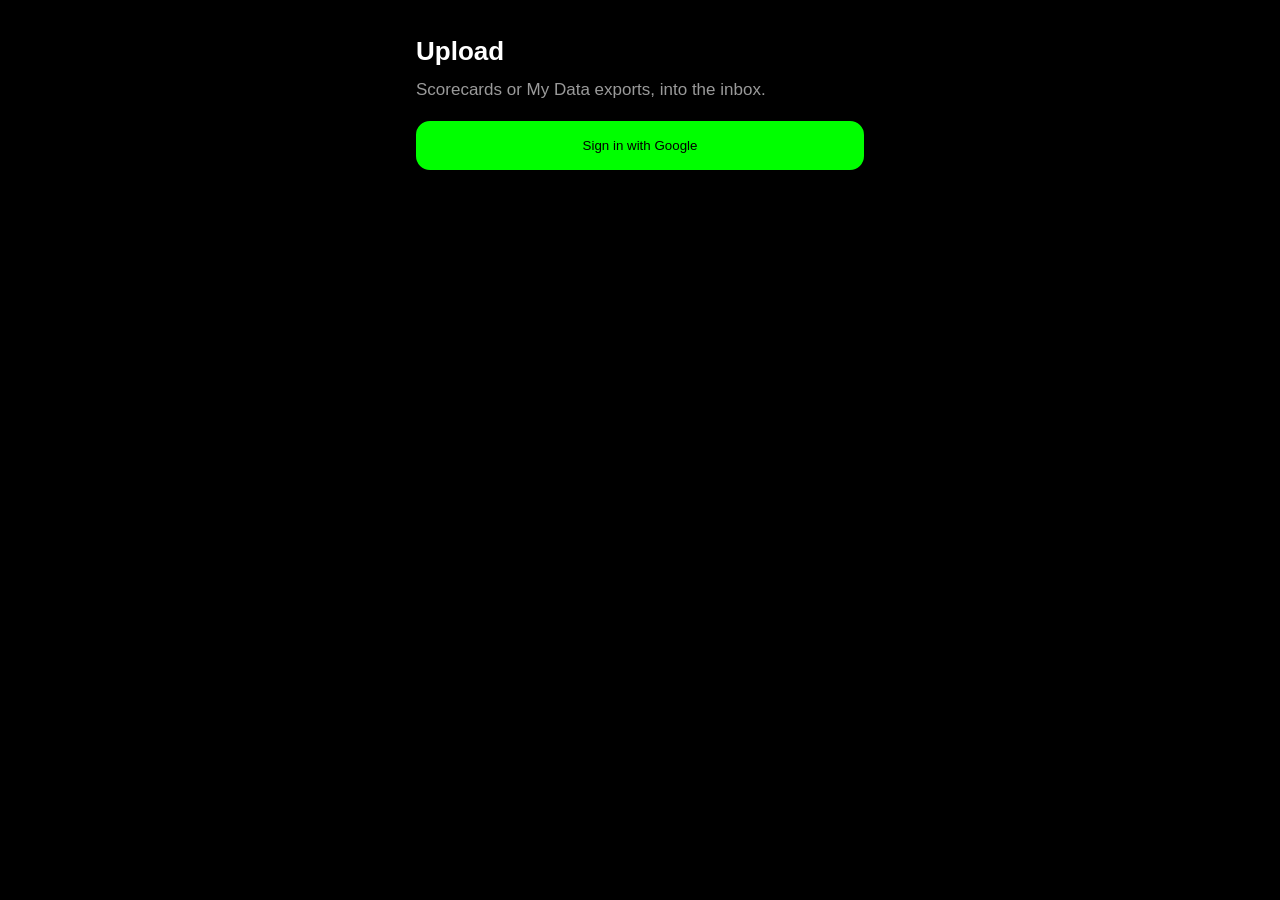
<file: arrowz/u-mppvgib4z4/index.html>
<!doctype html>
<html lang="en">
<head>
<meta charset="utf-8">
<meta name="viewport" content="width=device-width, initial-scale=1">
<meta name="robots" content="noindex, nofollow, noarchive">
<meta name="referrer" content="no-referrer">
<title>Upload</title>
<link rel="icon" href="data:,">
<style>
  :root { color-scheme: dark; --green: #00ff00; --muted: #9a9a9a; --panel: #111; --line: #262626; }
  * { box-sizing: border-box; }
  [hidden] { display: none !important; }   /* the buttons' display: block mustn't un-hide them before sign-in */
  body { margin: 0; background: #000; color: #fff; font: 17px/1.5 -apple-system, "Segoe UI", Roboto, sans-serif; }
  main { max-width: 480px; margin: 0 auto; padding: 32px 16px; }
  h1 { font-size: 26px; margin: 0 0 6px; }
  p { color: var(--muted); margin: 0 0 18px; }
  button, label.pick {
    display: block; width: 100%; padding: 15px; margin: 12px 0; border-radius: 14px; font: 700 17px/1 inherit;
    text-align: center; border: 2px solid var(--green); background: none; color: var(--green); cursor: pointer;
  }
  button.solid { background: var(--green); color: #000; }
  button:disabled { opacity: .35; cursor: default; }
  input[type=file] { display: none; }
  ul { list-style: none; padding: 0; margin: 8px 0; }
  li { background: var(--panel); border: 1px solid var(--line); border-radius: 12px; padding: 10px 14px; margin: 6px 0;
       font-size: 14px; word-break: break-all; display: flex; justify-content: space-between; gap: 10px; }
  li span { color: var(--muted); white-space: nowrap; }
  li.ok span { color: var(--green); }
  li.bad span { color: #ff6b6b; }
  .why { color: #ff9b9b; font-size: 14px; margin: -2px 4px 10px; word-break: break-word; }
  #status { min-height: 24px; color: var(--muted); }
  a { color: var(--green); }
  .next { display: none; }
</style>
</head>
<body>
<main>
  <h1>Upload</h1>
  <p>Scorecards or My Data exports, into the inbox.</p>

  <button id="signin" class="solid">Sign in with Google</button>
  <label class="pick" id="pickLabel" hidden>Choose files<input id="files" type="file" multiple></label>
  <ul id="list"></ul>
  <button id="upload" class="solid" hidden disabled>Upload</button>
  <p id="status"></p>
  <p class="next" id="next">Done. Now run the cards: <a href="https://github.com/Rigz-Labz/rigz-arrowz/actions/workflows/arrowz-cards.yml">arrowz cards</a></p>
</main>

<script src="https://accounts.google.com/gsi/client" async defer></script>
<script>
// Uploads go into a folder this app created, using Drive's narrowest access (drive.file):
// the page can only ever see files it made itself. Only the owner's account is let through.
const CLIENT_ID = "326798269524-807n5rl7ojbnt9kcj72orcoue61jijkn.apps.googleusercontent.com";
const FOLDER = "RIGZ Arrowz inbox";
const OWNER_SHA256 = [   // SHA-256 of the owner's email address(es), so the address isn't in the page
  "6d869a1cc82c282a75e36947c01ca3ebb73753b5d5fb63e70e8229801c9385a7",
  "be9996d894a0862855f1892742d1c573dac7d1f08266cfa65eb20faad6d061af",
];
const API = "https://www.googleapis.com/drive/v3";
let token = null, expires = 0, folderId = null, client = null;
const $ = id => document.getElementById(id);
const status = t => { $("status").textContent = t; };

class Expired extends Error {}

// Google's error text, short enough to read on a phone
function explain(text) {
  try {
    const e = JSON.parse(text).error;
    return `${e.code || ""} ${e.message || e.status || ""}`.trim();
  } catch { return text.slice(0, 160); }
}

function needSignIn(message) {
  token = null;
  $("signin").hidden = false; $("signin").textContent = "Sign in again";
  status(message);
}

async function sha256(text) {
  const buf = await crypto.subtle.digest("SHA-256", new TextEncoder().encode(text.trim().toLowerCase()));
  return [...new Uint8Array(buf)].map(b => b.toString(16).padStart(2, "0")).join("");
}

async function drive(path, opts = {}) {
  if (!token) throw new Expired("Sign in with Google first.");
  if (Date.now() > expires) throw new Expired("Your Google sign-in has expired.");
  const r = await fetch(path.startsWith("http") ? path : API + path,
                        { ...opts, headers: { Authorization: `Bearer ${token}`, ...(opts.headers || {}) } });
  if (r.status === 401) throw new Expired("Your Google sign-in has expired.");
  if (!r.ok) throw new Error(explain(await r.text()));
  return r.json();
}

async function findFolder() {
  const q = encodeURIComponent(`name='${FOLDER}' and mimeType='application/vnd.google-apps.folder' and trashed=false`);
  const found = await drive(`/files?q=${q}&fields=files(id)&spaces=drive`);
  if (found.files.length) return found.files[0].id;
  const made = await drive("/files?fields=id", { method: "POST", headers: { "Content-Type": "application/json" },
    body: JSON.stringify({ name: FOLDER, mimeType: "application/vnd.google-apps.folder" }) });
  return made.id;
}

async function signedIn(resp) {
  if (resp.error) { status(`Sign-in didn't complete: ${resp.error_description || resp.error}`); return; }
  token = resp.access_token;
  expires = Date.now() + (Number(resp.expires_in || 3600) - 60) * 1000;   // a minute's margin
  try {
    const me = await drive("/about?fields=user(emailAddress)");
    if (!OWNER_SHA256.includes(await sha256(me.user.emailAddress))) {
      token = null; status("This page isn't for this account."); return;
    }
    folderId = await findFolder();
    $("signin").hidden = true; $("pickLabel").hidden = false; $("upload").hidden = false;
    status($("files").files.length ? "Signed in. Tap Upload." : "Signed in. Choose the files.");
  } catch (e) { status("Couldn't reach Drive: " + e.message); }
}

function rows() {
  const files = [...$("files").files];
  $("list").innerHTML = "";
  for (const f of files) {
    const li = document.createElement("li");
    li.textContent = f.name;
    const s = document.createElement("span");
    s.textContent = `${Math.max(1, Math.round(f.size / 1024))} KB`;
    li.append(s);
    $("list").append(li);
  }
  $("upload").disabled = !files.length;
  $("next").style.display = "none";
  status(files.length ? `${files.length} file${files.length > 1 ? "s" : ""} ready.` : "");
}

async function upload() {
  const files = [...$("files").files], items = [...$("list").querySelectorAll("li")];
  $("list").querySelectorAll(".why").forEach(n => n.remove());   // last try's error notes
  $("upload").disabled = true;
  let ok = 0;
  for (const [i, f] of files.entries()) {
    if (items[i].className === "ok") { ok++; continue; }   // already uploaded on an earlier try
    items[i].querySelector("span").textContent = "uploading…";
    let why = "";
    try {
      // Read the file first: a file picked from Google Drive in the phone's chooser is only a link
      // to the cloud copy, and often can't be read
      let bytes;
      try { bytes = await f.arrayBuffer(); } catch { bytes = null; }
      if (!bytes || !bytes.byteLength) {
        throw new Error("Can't read this file. If you picked it from Google Drive, save it to the phone " +
                        "(Downloads) first, then choose it from there.");
      }
      const meta = new Blob([JSON.stringify({ name: f.name, parents: [folderId] })], { type: "application/json" });
      const body = new FormData();
      body.append("metadata", meta);
      body.append("file", new Blob([bytes], { type: f.type || "application/octet-stream" }), f.name);
      await drive("https://www.googleapis.com/upload/drive/v3/files?uploadType=multipart&fields=id", { method: "POST", body });
      items[i].className = "ok"; items[i].querySelector("span").textContent = "uploaded";
      ok++;
    } catch (e) {
      items[i].className = "bad"; items[i].querySelector("span").textContent = "failed";
      if (e instanceof Expired) {
        needSignIn(e.message.startsWith("Sign in")
          ? "Sign in with Google first, then tap Upload."
          : "Your Google sign-in has expired (it lasts an hour). Tap Sign in again, then Upload.");
        $("upload").disabled = false;
        return;
      }
      why = e.message || String(e);
      const note = document.createElement("div");
      note.className = "why";
      note.textContent = why;
      items[i].after(note);
    }
  }
  status(ok === files.length ? `All ${ok} uploaded.` : `${ok} of ${files.length} uploaded. Try the rest again.`);
  if (ok) $("next").style.display = "block";
  $("upload").disabled = false;
}

$("signin").onclick = () => {
  if (!window.google) { status("Still loading, try again in a second."); return; }
  client = client || google.accounts.oauth2.initTokenClient({
    client_id: CLIENT_ID, scope: "https://www.googleapis.com/auth/drive.file", callback: signedIn,
    error_callback: e => status(e && e.type === "popup_failed_to_open"
      ? "The sign-in window was blocked. Allow pop-ups for this page, then try again."
      : "The sign-in window was closed before finishing. Try again.") });
  client.requestAccessToken();
};
$("files").onchange = rows;
$("upload").onclick = upload;
</script>
</body>
</html>
</file>
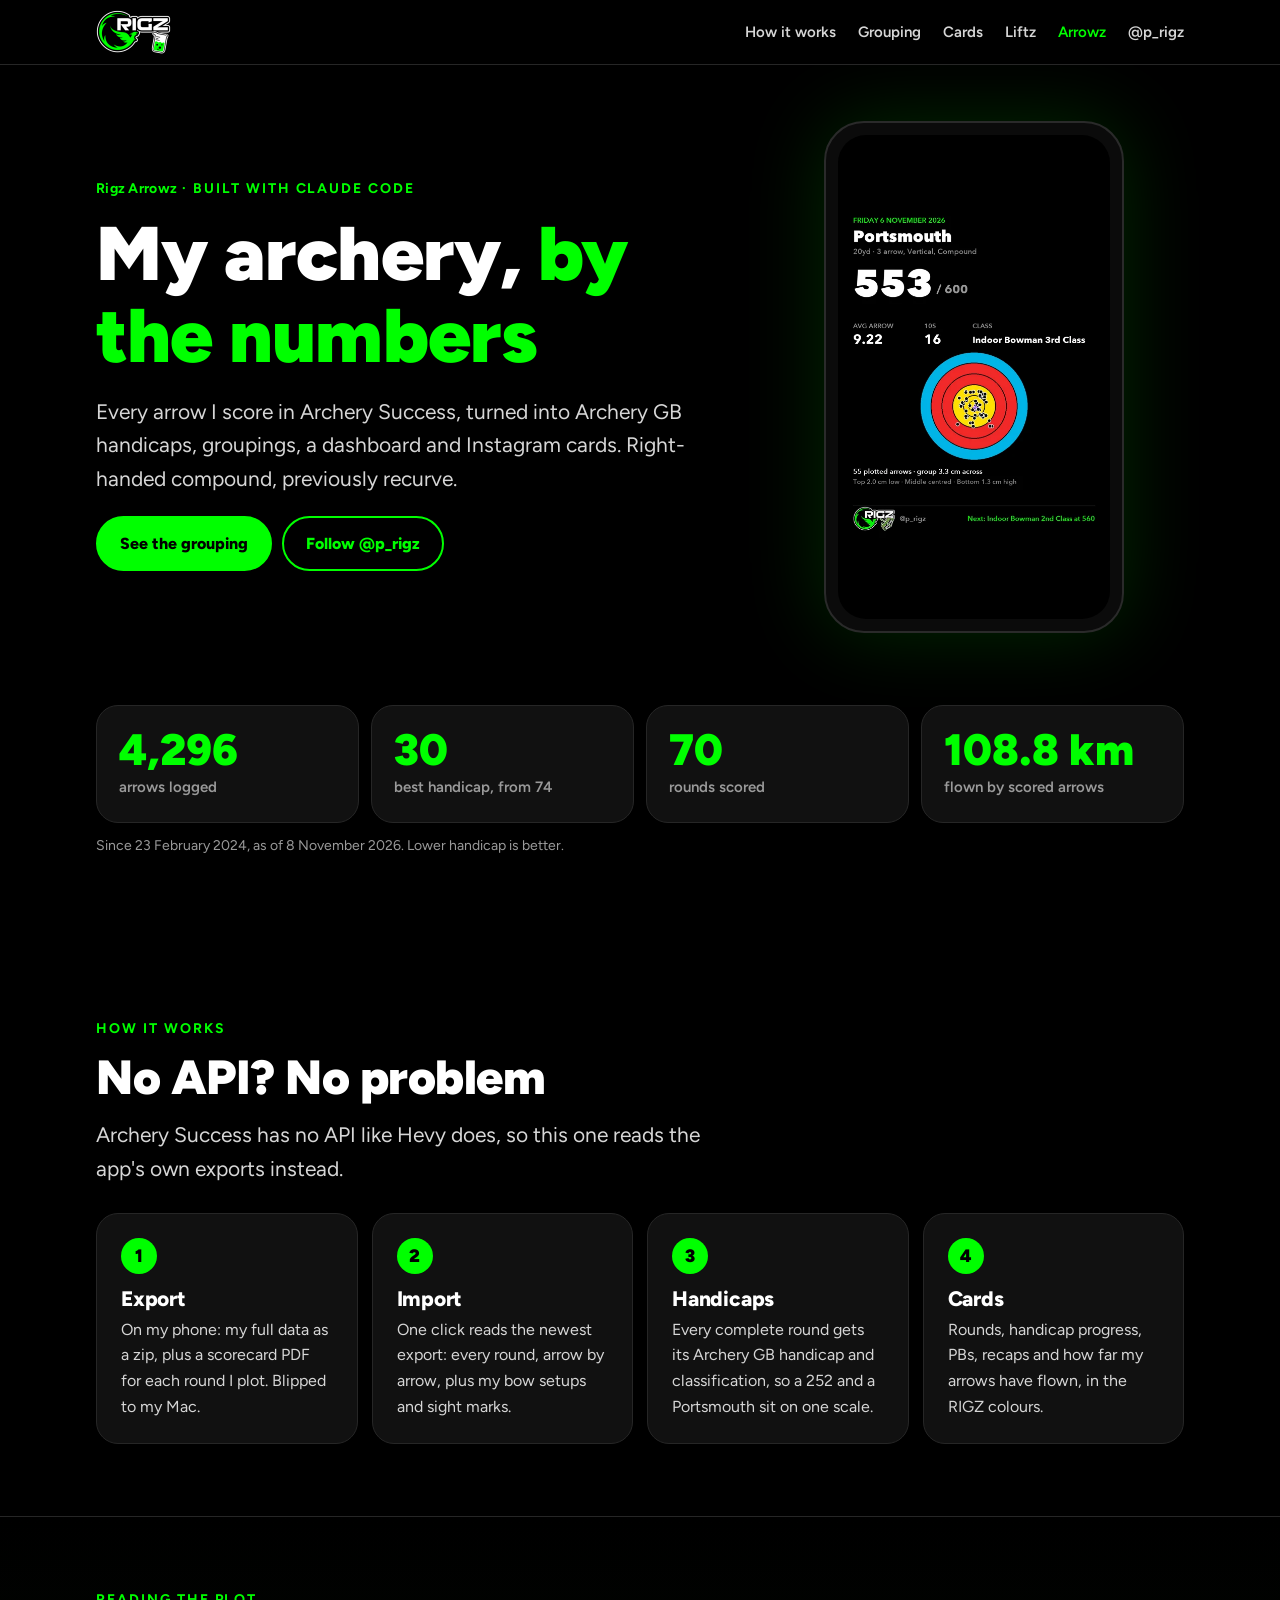
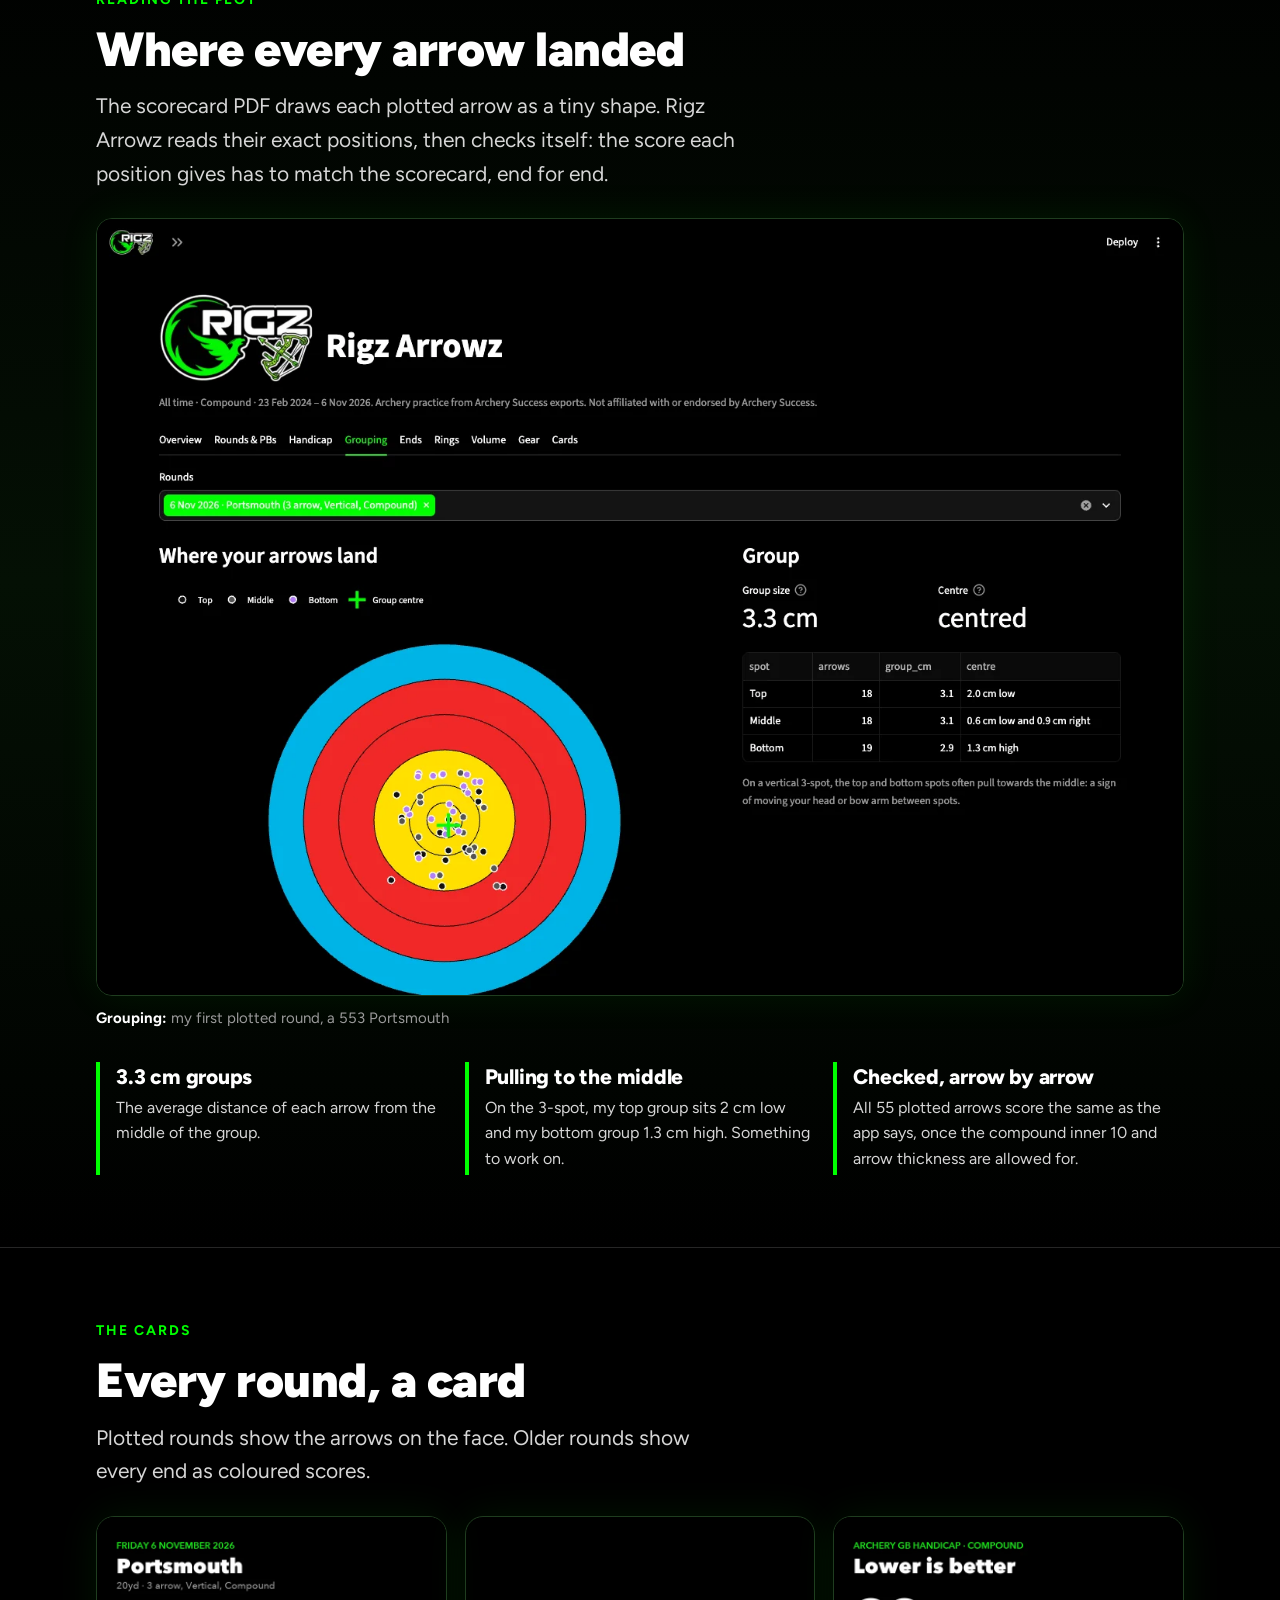
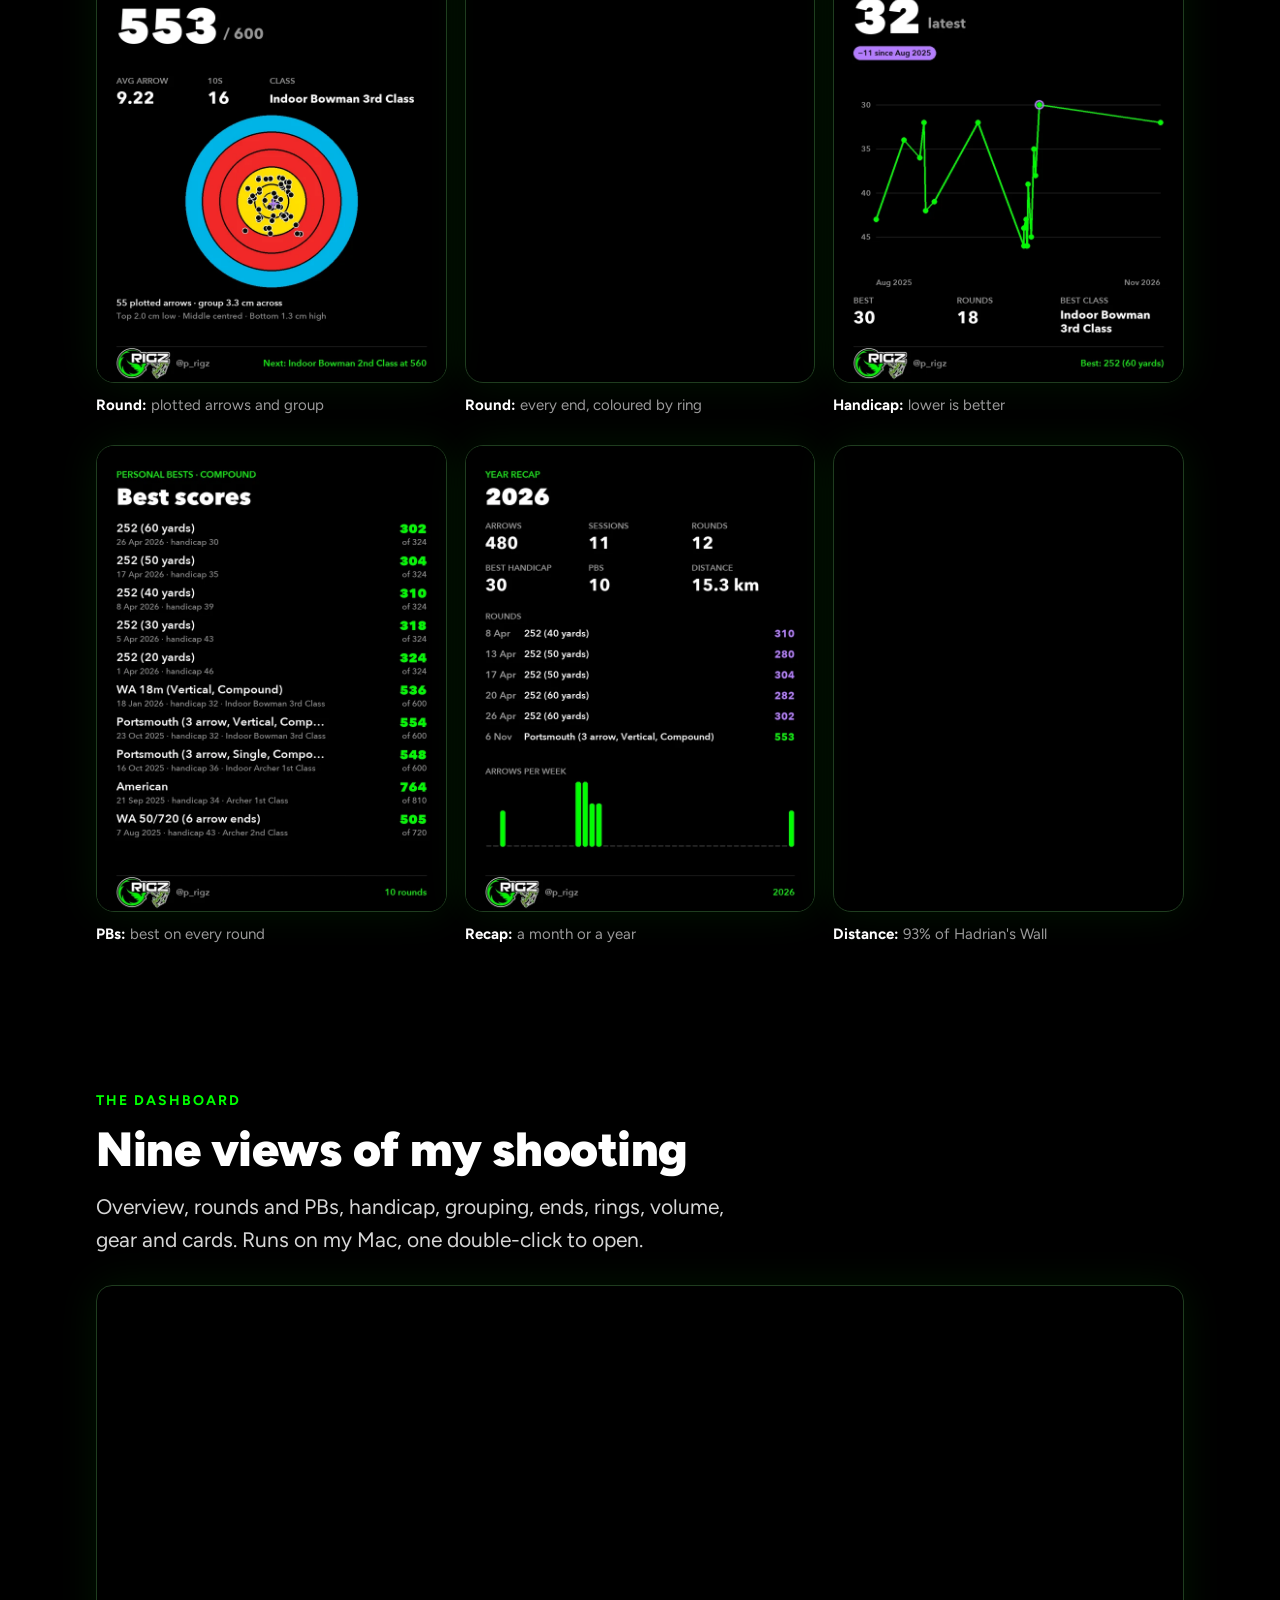
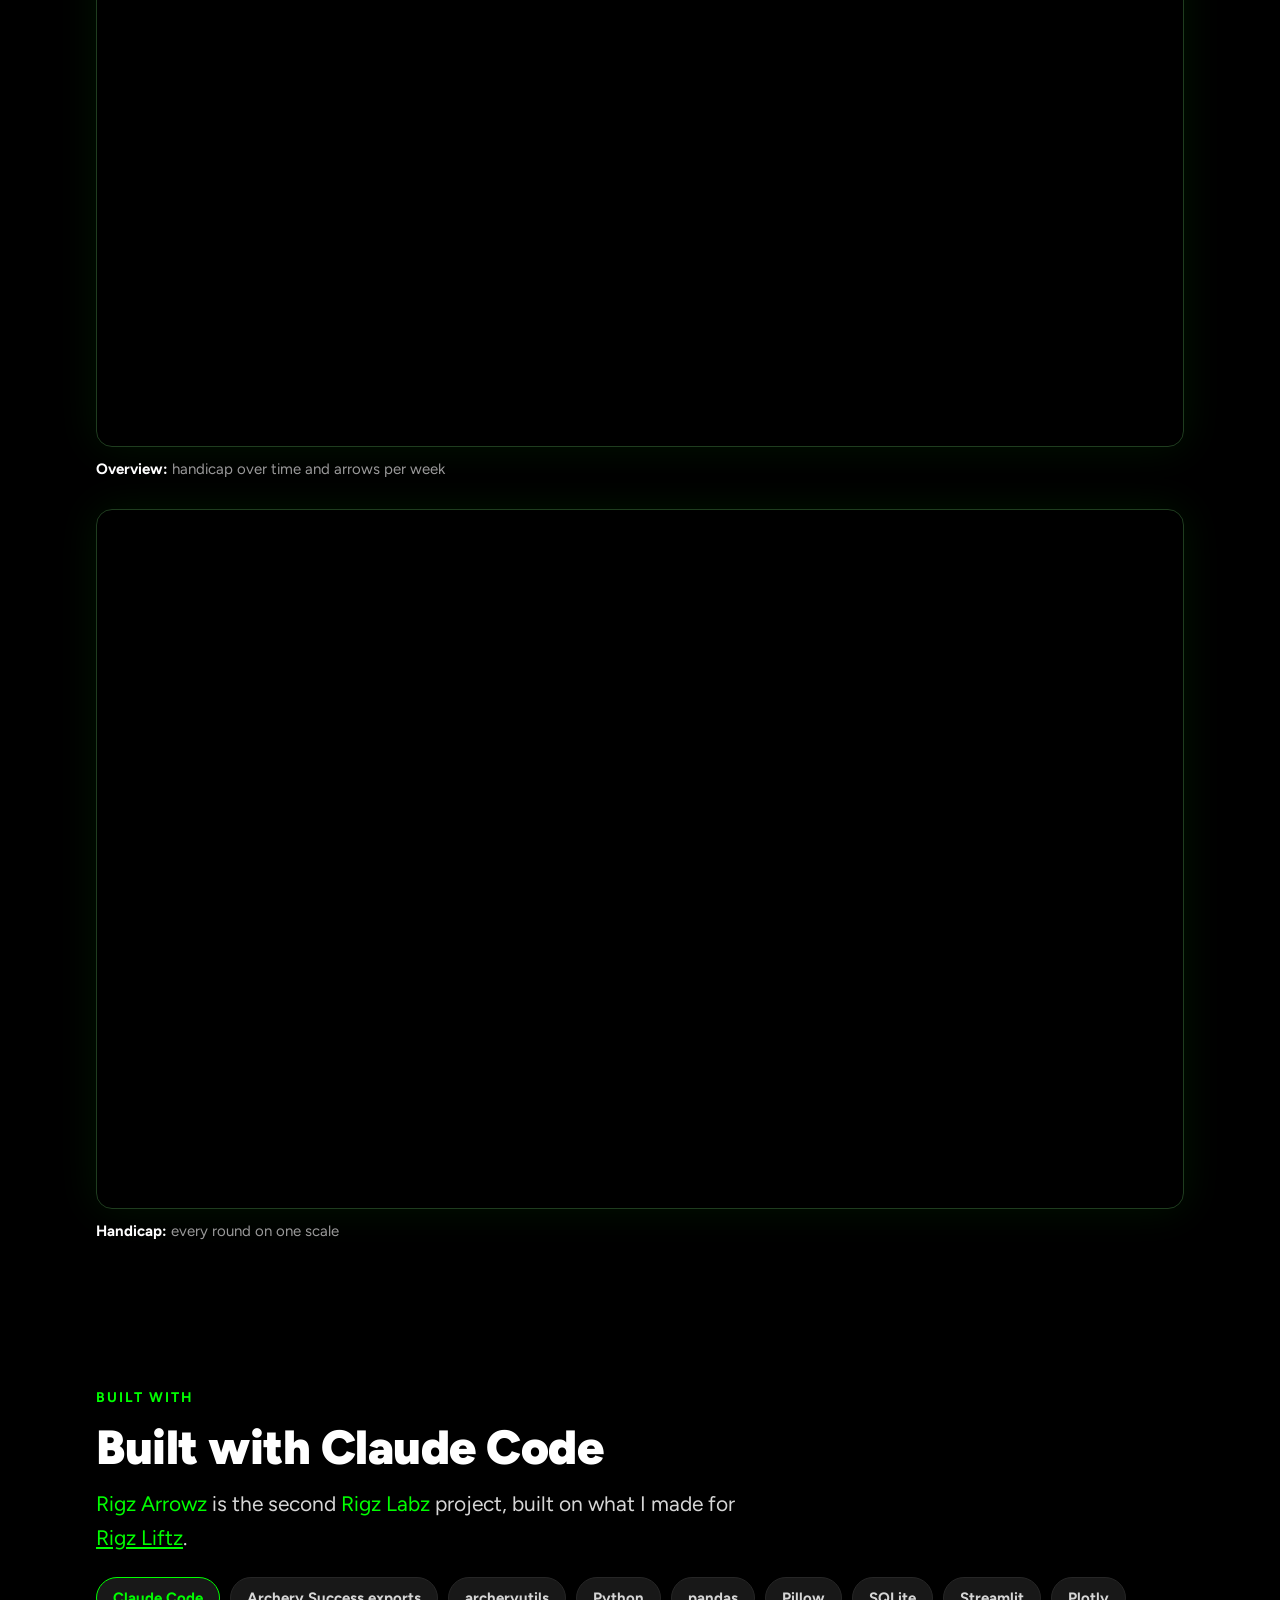
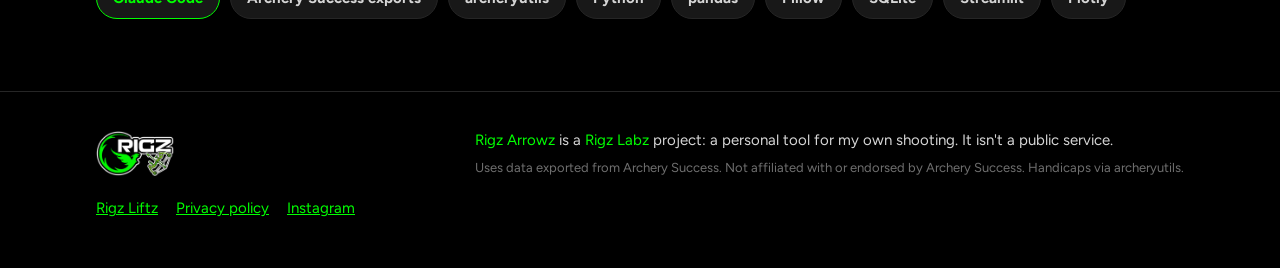
<file: arrowz.html>
<!doctype html>
<html lang="en">
<head>
<meta charset="utf-8">
<title>Rigz Arrowz has moved</title>
<link rel="canonical" href="https://rigz-labz.github.io/arrowz/">
<meta http-equiv="refresh" content="0; url=arrowz/">
</head>
<body><p>Rigz Arrowz is now at <a href="arrowz/">rigz-labz.github.io/arrowz/</a>.</p></body>
</html>
</file>
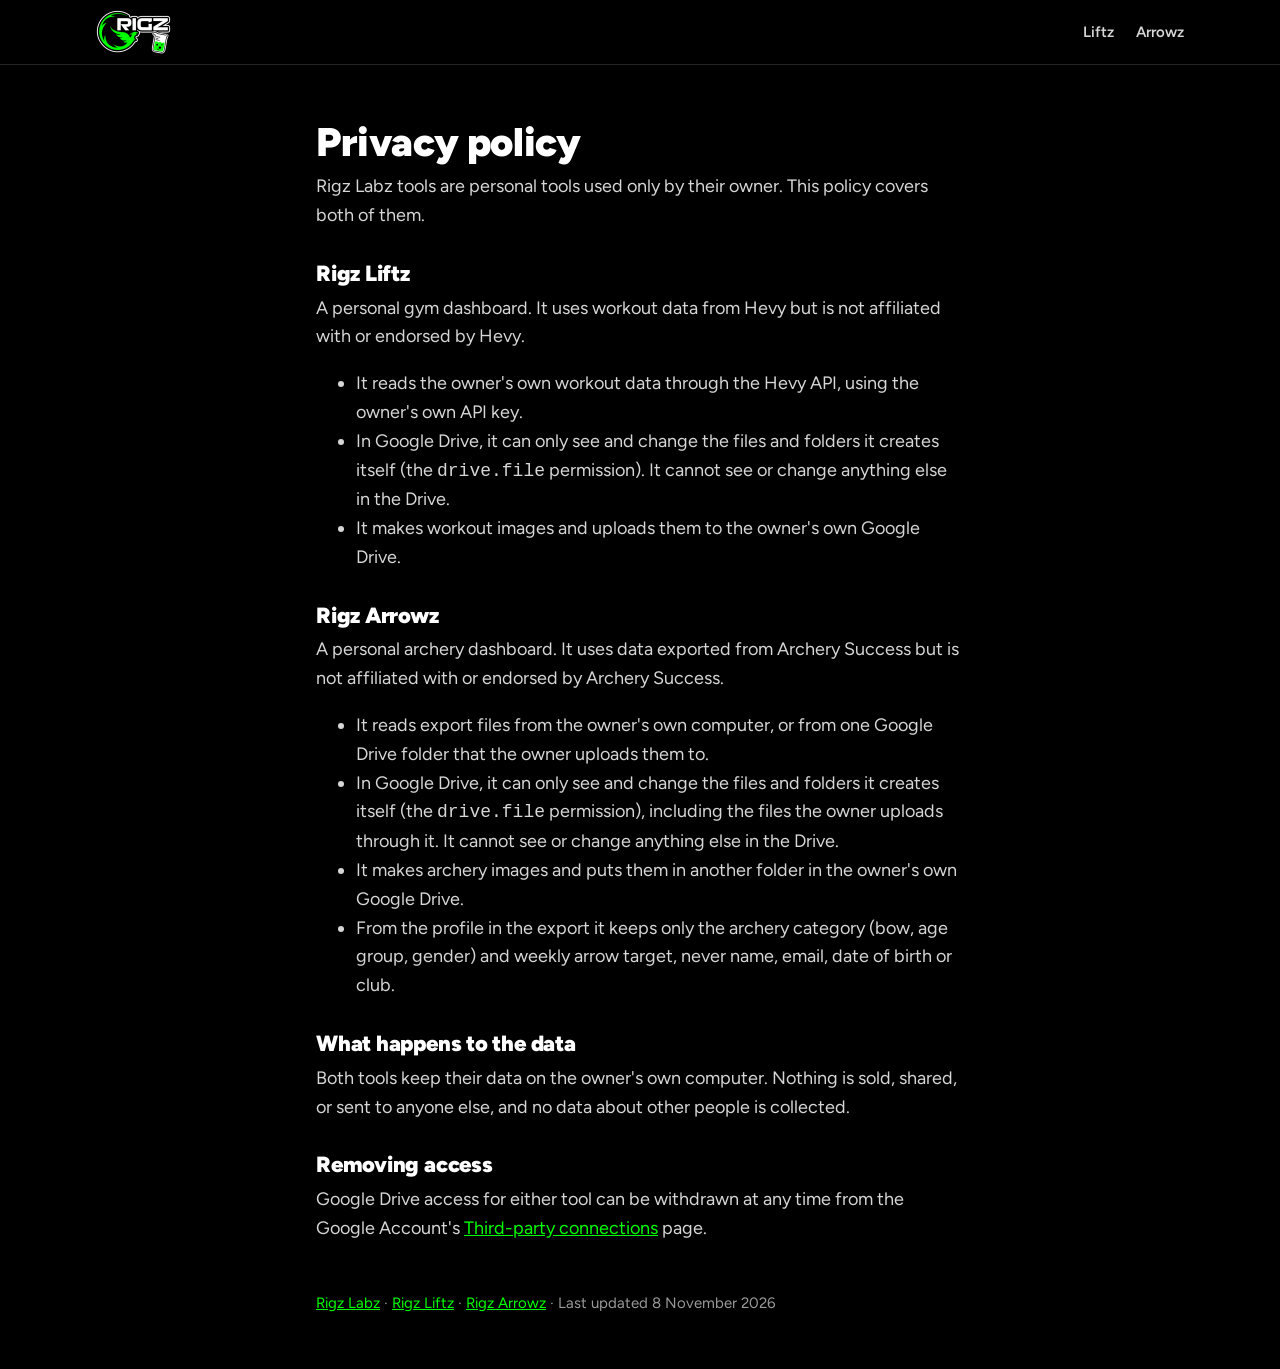
<file: privacy.html>
<!doctype html>
<html lang="en">
<head>
<meta charset="utf-8">
<meta name="viewport" content="width=device-width, initial-scale=1">
<title>Privacy policy · Rigz Labz</title>
<link rel="icon" href="img/favicon.png">
<link rel="stylesheet" href="style.css">
</head>
<body>
<header class="top"><div class="wrap"><a href="./"><img src="img/logo-labz.png" alt="Rigz Labz" width="70" height="41"></a>
  <nav><a href="liftz/">Liftz</a><a href="arrowz/">Arrowz</a></nav></div></header>
<main class="page">
  <h1>Privacy policy</h1>
  <p>Rigz Labz tools are personal tools used only by their owner. This policy covers both of them.</p>

  <h2>Rigz Liftz</h2>
  <p>A personal gym dashboard. It uses workout data from Hevy but is not affiliated with or endorsed by Hevy.</p>
  <ul>
    <li>It reads the owner's own workout data through the Hevy API, using the owner's own API key.</li>
    <li>In Google Drive, it can only see and change the files and folders it creates itself (the <code>drive.file</code> permission). It cannot see or change anything else in the Drive.</li>
    <li>It makes workout images and uploads them to the owner's own Google Drive.</li>
  </ul>

  <h2>Rigz Arrowz</h2>
  <p>A personal archery dashboard. It uses data exported from Archery Success but is not affiliated with or endorsed by Archery Success.</p>
  <ul>
    <li>It reads export files from the owner's own computer, or from one Google Drive folder that the owner uploads them to.</li>
    <li>In Google Drive, it can only see and change the files and folders it creates itself (the <code>drive.file</code> permission), including the files the owner uploads through it. It cannot see or change anything else in the Drive.</li>
    <li>It makes archery images and puts them in another folder in the owner's own Google Drive.</li>
    <li>From the profile in the export it keeps only the archery category (bow, age group, gender) and weekly arrow target, never name, email, date of birth or club.</li>
  </ul>

  <h2>What happens to the data</h2>
  <p>Both tools keep their data on the owner's own computer. Nothing is sold, shared, or sent to anyone else, and no data about other people is collected.</p>

  <h2>Removing access</h2>
  <p>Google Drive access for either tool can be withdrawn at any time from the Google Account's <a href="https://myaccount.google.com/permissions">Third-party connections</a> page.</p>
  <footer><a href="./">Rigz Labz</a> · <a href="liftz/">Rigz Liftz</a> · <a href="arrowz/">Rigz Arrowz</a> · Last updated 8 November 2026</footer>
</main>
</body>
</html>
</file>
<file: style.css>
@font-face {
  font-family: "Figtree";
  src: url("fonts/Figtree.ttf") format("truetype");
  font-weight: 300 900;
  font-display: swap;
}

:root {
  color-scheme: dark;
  --bg: #000;
  --panel: #111;
  --panel-2: #181818;
  --line: #262626;
  --text: #fff;
  --soft: #d6d6d6;
  --muted: #9a9a9a;
  --green: #00ff00;
  --violet: #b47cff;
  --radius: 22px;
}

* { box-sizing: border-box; }
html { scroll-behavior: smooth; }
body {
  margin: 0;
  background: var(--bg);
  color: var(--text);
  font: 18px/1.6 "Figtree", -apple-system, "Segoe UI", Roboto, Helvetica, Arial, sans-serif;
  -webkit-font-smoothing: antialiased;
}
img { max-width: 100%; height: auto; display: block; }
a { color: var(--green); }
.g { color: var(--green); }
.v { color: var(--violet); }

.wrap { max-width: 1120px; margin: 0 auto; padding: 0 16px; }
section { padding: 72px 0; }
.kicker .name { text-transform: none; letter-spacing: .02em; }
.kicker {
  font-size: 14px; font-weight: 700; letter-spacing: .14em; text-transform: uppercase;
  color: var(--green); margin: 0 0 12px;
}
h1, h2, h3 { line-height: 1.08; margin: 0; letter-spacing: -0.01em; }
h1 { font-size: clamp(40px, 8vw, 76px); font-weight: 900; }
h2 { font-size: clamp(30px, 5vw, 48px); font-weight: 900; margin-bottom: 14px; }
h3 { font-size: 21px; font-weight: 800; margin-bottom: 6px; }
p { color: var(--soft); margin: 0 0 16px; }
.lead { font-size: clamp(18px, 2.4vw, 21px); max-width: 640px; }

/* Header */
.top {
  position: sticky; top: 0; z-index: 10;
  background: rgba(0, 0, 0, .82); backdrop-filter: blur(10px);
  border-bottom: 1px solid var(--line);
}
.top .wrap { display: flex; align-items: center; justify-content: space-between; height: 64px; }
.top img { height: 44px; width: auto; }
.top nav { display: flex; gap: 22px; align-items: center; }
.top nav a { color: var(--soft); text-decoration: none; font-size: 15px; font-weight: 600; }
.top nav a:hover { color: var(--green); }
.top nav .hide-sm { display: none; }
@media (min-width: 760px) { .top nav .hide-sm { display: inline; } }

.btn {
  display: inline-block; padding: 13px 22px; border-radius: 999px; font-weight: 800; font-size: 16px;
  text-decoration: none; border: 2px solid var(--green); margin: 4px 10px 4px 0;
}
.btn.solid { background: var(--green); color: #000; }
.btn.ghost { color: var(--green); }

/* Hero */
.hero { padding-top: 56px; }
.hero .grid { display: grid; gap: 40px; align-items: center; }
@media (min-width: 900px) { .hero .grid { grid-template-columns: 1.2fr .8fr; } }
.hero .lead { margin-top: 18px; }
.phone {
  width: min(300px, 78vw); margin: 0 auto; padding: 12px; border-radius: 40px;
  background: #0b0b0b; border: 2px solid #2a2a2a;
  box-shadow: 0 0 80px rgba(0, 255, 0, .16), 0 30px 60px rgba(0, 0, 0, .6);
}
.phone img { border-radius: 28px; }

/* Stats */
.stats { display: grid; grid-template-columns: repeat(2, 1fr); gap: 12px; }
@media (min-width: 760px) { .stats { grid-template-columns: repeat(4, 1fr); } }
.stat { background: var(--panel); border: 1px solid var(--line); border-radius: var(--radius); padding: 22px; }
.stat b { display: block; font-size: clamp(30px, 4.6vw, 44px); font-weight: 900; color: var(--green); line-height: 1; }
.stat span { color: var(--muted); font-size: 15px; font-weight: 600; }
.note { color: var(--muted); font-size: 14px; margin-top: 12px; }

/* Steps */
.steps { display: grid; gap: 14px; margin-top: 28px; }
@media (min-width: 760px) { .steps { grid-template-columns: repeat(2, 1fr); } }
@media (min-width: 1040px) { .steps { grid-template-columns: repeat(4, 1fr); } }
.step { background: var(--panel); border: 1px solid var(--line); border-radius: var(--radius); padding: 24px; }
.step .n {
  display: inline-grid; place-items: center; width: 36px; height: 36px; border-radius: 50%;
  background: var(--green); color: #000; font-weight: 900; margin-bottom: 14px;
}
.step p { font-size: 16px; margin: 0; }

/* Gym-to-story feature */
.feature { background: linear-gradient(180deg, #000 0%, #041004 50%, #000 100%); border-block: 1px solid var(--line); }
.flow { display: grid; gap: 14px; margin-top: 32px; }
@media (min-width: 760px) { .flow { grid-template-columns: repeat(2, 1fr); } }
@media (min-width: 1040px) { .flow { grid-template-columns: repeat(4, 1fr); } }
.flow .card { background: var(--panel); border: 1px solid var(--line); border-radius: var(--radius); padding: 24px; }
.flow .card svg {
  width: 44px; height: 44px; stroke: var(--green); fill: none; stroke-width: 2.4;
  stroke-linecap: round; stroke-linejoin: round; margin-bottom: 14px;
}
.flow .card .when { color: var(--violet); font-weight: 800; font-size: 14px; letter-spacing: .06em; text-transform: uppercase; margin-bottom: 4px; }
.flow .card p { font-size: 16px; margin: 6px 0 0; }
.run {
  margin-top: 28px; background: #0a0a0a; border: 1px solid var(--line); border-radius: var(--radius);
  font: 15px/1.7 ui-monospace, SFMono-Regular, Menlo, monospace; overflow: hidden;
}
.run .bar { display: flex; justify-content: space-between; gap: 12px; padding: 14px 20px; border-bottom: 1px solid var(--line); color: var(--muted); }
.run .bar b { color: var(--text); }
.run ol { list-style: none; margin: 0; padding: 16px 20px; }
.run li { display: flex; gap: 12px; color: var(--soft); }
.run li::before { content: "\2713"; color: var(--green); font-weight: 700; }
.run li span { color: var(--muted); margin-left: auto; padding-left: 12px; white-space: nowrap; }
.points { display: grid; gap: 18px; margin-top: 32px; }
@media (min-width: 760px) { .points { grid-template-columns: repeat(3, 1fr); } }
.points div { border-left: 4px solid var(--green); padding: 4px 0 4px 16px; }
.points p { font-size: 16px; margin: 0; }

/* Gallery */
.gallery { display: grid; gap: 18px; margin-top: 28px; grid-template-columns: repeat(2, 1fr); }
@media (min-width: 900px) { .gallery { grid-template-columns: repeat(3, 1fr); } }
figure { margin: 0; }
figure img { border-radius: 18px; border: 1px solid #1f3d1f; box-shadow: 0 0 40px rgba(0, 255, 0, .08); }
figcaption { color: var(--muted); font-size: 15px; margin-top: 10px; }
figcaption b { color: var(--text); }
.subhead { margin-top: 64px; }

/* Dashboard */
.shots { display: grid; gap: 28px; margin-top: 28px; }
.shots figure img { border-radius: 16px; }

/* Built with */
.chips { display: flex; flex-wrap: wrap; gap: 10px; margin-top: 22px; }
.chips span {
  background: var(--panel-2); border: 1px solid var(--line); border-radius: 999px;
  padding: 8px 16px; font-size: 15px; font-weight: 700; color: var(--soft);
}
.chips span.hl { border-color: var(--green); color: var(--green); }

/* More from Rigz Labz */
.more { padding-top: 24px; }
.tool {
  display: flex; flex-wrap: wrap; gap: 20px; align-items: center; text-decoration: none;
  background: var(--panel); border: 1px solid var(--line); border-radius: var(--radius); padding: 22px 24px;
}
.tool:hover { border-color: var(--green); }
.tool img { width: 120px; height: auto; }
.tool div { flex: 1 1 260px; }
.tool h3 { color: var(--text); }
.tool p { margin: 0; font-size: 16px; }
.tool .go { color: var(--green); font-weight: 800; }
.top nav a[aria-current="page"] { color: var(--green); }

/* Rigz Labz landing */
.hero.labz { padding: 64px 0 32px; }
.labz-logo { width: 180px; margin-bottom: 26px; filter: drop-shadow(0 0 40px rgba(0, 255, 0, .18)); }
.tools-section { padding-top: 24px; }
.tools { display: grid; gap: 18px; }
@media (min-width: 820px) { .tools { grid-template-columns: repeat(2, 1fr); } }
.tool.big { flex-direction: column; align-items: flex-start; gap: 14px; padding: 30px; }
.tool.big img { width: 150px; }
.tool.big h3 { font-size: 28px; margin: 0; }
.tool.big div, .tool.big p { flex: none; }
.tags { display: flex; flex-wrap: wrap; gap: 8px; }
.tags span {
  background: var(--panel-2); border: 1px solid var(--line); border-radius: 999px;
  padding: 4px 12px; font-size: 13px; font-weight: 700; color: var(--soft);
}

/* Footer */
footer { border-top: 1px solid var(--line); padding: 36px 0 48px; color: var(--muted); font-size: 15px; }
footer .wrap { display: flex; flex-wrap: wrap; gap: 18px; align-items: center; justify-content: space-between; }
footer img { height: 34px; width: auto; }
footer img.liftz { height: 45px; }
footer nav a { margin-right: 18px; }
footer .small { font-size: 13px; color: #6f6f6f; margin: 6px 0 0; }

/* Plain text pages (privacy.html) */
main.page { max-width: 680px; margin: 0 auto; padding: 56px 16px; }
main.page h1 { font-size: 40px; margin-bottom: 8px; }
main.page h2 { font-size: 22px; margin-top: 32px; margin-bottom: 8px; }
main.page li { color: var(--soft); }
main.page footer { border: 0; padding: 0; margin-top: 48px; }
</file>
